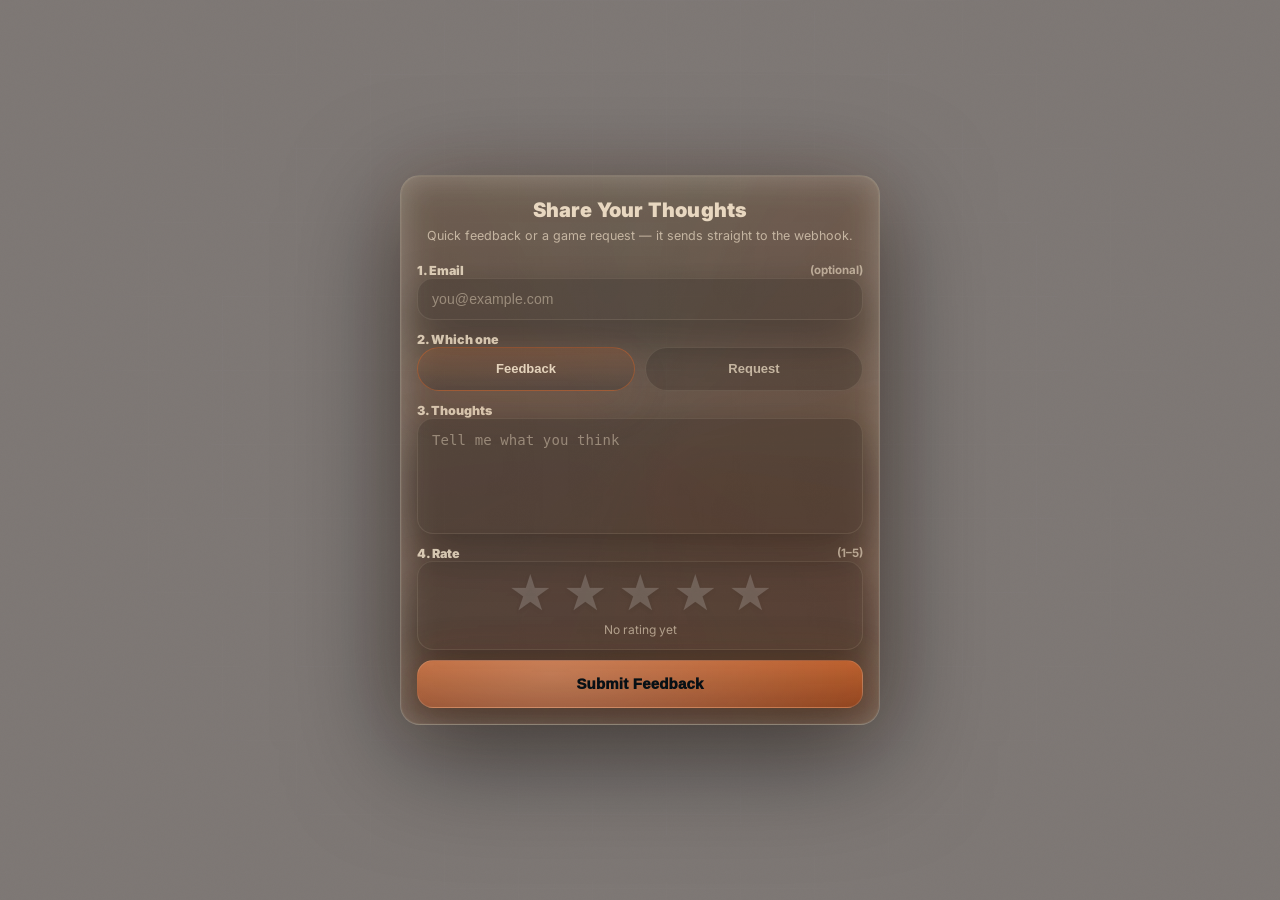
<file: app/feedback.html>
<!DOCTYPE html>
<html lang="en">
<head>
<meta charset="utf-8" />
<title>Rat Games Feedback</title>
<meta name="viewport" content="width=device-width,initial-scale=1" />
<link rel="preconnect" href="https://fonts.googleapis.com">
<link rel="preconnect" href="https://fonts.gstatic.com" crossorigin>
<link href="https://fonts.googleapis.com/css2?family=Inter:wght@400;600;700;800;900&display=swap" rel="stylesheet">

<style>
  :root{
    --bg0:#1a1008;
    --bg1:#1a0e05;
    --bg2:#2b1a0e;

    --panel: rgba(255,235,200,0.10);
    --panel2: rgba(255,235,200,0.06);
    --stroke: rgba(255,235,200,0.16);
    --stroke2: rgba(255,235,200,0.10);

    --text: rgba(240,224,200,0.92);
    --muted: rgba(240,224,200,0.68);

    --input: rgba(0,0,0,0.22);
    --input2: rgba(255,235,200,0.06);

    --accent:#c0622f;
    --accentSoft: rgba(192,98,47,0.18);

    --star-yellow:#ffcc66;

    --ease: cubic-bezier(.18,.98,.22,1);
    --speed: 220ms;

    --mx: 50vw;
    --my: 50vh;
  }

  *{box-sizing:border-box}
  html,body{height:100%}
  body{
    margin:0;
    font-family: Inter, system-ui, Arial, sans-serif;
    color: var(--text);
    overflow:hidden;
    background: transparent;
    position:relative;
  }

  /* Warm overlay */
  body::before{
    content:'';
    position:fixed;
    inset:0;
    background:rgba(20,10,4,0.55);
    z-index:0;
    pointer-events:none;
  }

  .grid{
    position:fixed; inset:0; pointer-events:none;
    opacity:.20;
    background:
      repeating-linear-gradient(to right, rgba(255,255,255,.10) 0px, rgba(255,255,255,.10) 1px, transparent 1px, transparent 74px),
      repeating-linear-gradient(to bottom, rgba(255,255,255,.10) 0px, rgba(255,255,255,.10) 1px, transparent 1px, transparent 74px);
    mask-image: radial-gradient(circle at 50% 45%, rgba(0,0,0,.92), rgba(0,0,0,.35) 55%, rgba(0,0,0,0) 78%);
    z-index:1;
  }

  .grain{
    position:fixed; inset:0; pointer-events:none;
    opacity:.10;
    mix-blend-mode: overlay;
    background-image: url("data:image/svg+xml,%3Csvg xmlns='http://www.w3.org/2000/svg' width='240' height='240'%3E%3Cfilter id='n'%3E%3CfeTurbulence type='fractalNoise' baseFrequency='.9' numOctaves='3' stitchTiles='stitch'/%3E%3C/filter%3E%3Crect width='240' height='240' filter='url(%23n)' opacity='.55'/%3E%3C/svg%3E");
    background-size: 240px 240px;
    z-index:1;
  }

  .wrap{
    min-height:100%;
    display:flex;
    align-items:center;
    justify-content:center;
    padding: 18px;
    position:relative;
    z-index:2;
  }

  .panel{
    width:100%;
    max-width: 480px;
    border-radius: 20px;
    padding: 16px;
    border: 1px solid var(--stroke);
    background: linear-gradient(180deg, rgba(255,235,200,0.14), rgba(255,235,200,0.07));
    box-shadow:
      0 28px 110px rgba(0,0,0,0.55),
      0 0 0 1px rgba(255,235,200,0.06) inset,
      0 0 70px rgba(192,98,47,0.12);
    backdrop-filter: blur(18px) saturate(150%);
    -webkit-backdrop-filter: blur(18px) saturate(150%);
    transform: translateY(10px) scale(.98);
    opacity: 0;
    filter: blur(10px);
    animation: popIn 680ms var(--ease) forwards 70ms;
    position:relative;
    overflow:hidden;
  }
  .panel::before{
    content:"";
    position:absolute; inset:-60%;
    background: conic-gradient(from 120deg,
      rgba(192,98,47,0.30),
      rgba(220,130,80,0.18),
      rgba(255,235,200,0.14),
      rgba(192,98,47,0.30)
    );
    filter: blur(30px);
    opacity:.55;
    pointer-events:none;
  }
  .panelInner{ position:relative; z-index:2; }

  @keyframes popIn{
    to{ opacity:1; transform: translateY(0) scale(1); filter: blur(0); }
  }

  .header{
    display:flex;
    flex-direction:column;
    gap: 6px;
    text-align:center;
    padding: 6px 6px 10px;
  }
  h2{
    margin:0;
    font-size: 20px;
    letter-spacing: .2px;
    font-weight: 900;
    color: rgba(240,224,200,0.94);
  }
  .sub{
    margin:0;
    font-size: 12.5px;
    color: var(--muted);
    line-height: 1.35;
  }

  .form{
    display:flex;
    flex-direction:column;
    gap: 10px;
    padding-top: 6px;
  }

  label{
    display:flex;
    align-items:center;
    justify-content:space-between;
    gap: 10px;
    font-size: 12.5px;
    font-weight: 900;
    color: rgba(240,224,200,0.84);
    margin-top: 2px;
  }
  label small{
    font-weight: 700;
    font-size: 11.5px;
    color: rgba(240,224,200,0.62);
  }

  .field{
    border-radius: 16px;
    border: 1px solid var(--stroke2);
    background: rgba(0,0,0,0.18);
    box-shadow: 0 18px 46px rgba(0,0,0,0.35);
    overflow:hidden;
    transition: transform var(--speed) var(--ease), border-color var(--speed) var(--ease), background var(--speed) var(--ease), box-shadow var(--speed) var(--ease);
  }
  .field:focus-within{
    transform: translateY(-2px);
    border-color: rgba(192,98,47,0.45);
    background: rgba(0,0,0,0.12);
    box-shadow: 0 22px 56px rgba(0,0,0,0.44);
  }

  input[type="email"], textarea{
    width:100%;
    padding: 12px 14px;
    border: 0;
    outline: none;
    background: transparent;
    color: rgba(240,224,200,0.92);
    font-size: 14px;
    letter-spacing: .1px;
  }
  input::placeholder, textarea::placeholder{ color: rgba(240,224,200,0.45); }
  textarea{ height: 110px; resize:none; line-height: 1.35; }

  .types{ display:flex; gap: 10px; }
  .tbtn{
    flex:1;
    height: 44px;
    border-radius: 999px;
    border: 1px solid var(--stroke2);
    background: rgba(0,0,0,0.14);
    color: rgba(240,224,200,0.72);
    cursor:pointer;
    font-weight: 900;
    font-size: 13px;
    transition: transform var(--speed) var(--ease), border-color var(--speed) var(--ease), background var(--speed) var(--ease), box-shadow var(--speed) var(--ease);
    user-select:none;
    position:relative;
    overflow:hidden;
  }
  .tbtn::before{
    content:"";
    position:absolute; inset:-60%;
    background:
      radial-gradient(520px 260px at 30% 30%, rgba(192,98,47,0.22), transparent 60%),
      radial-gradient(520px 260px at 70% 70%, rgba(220,130,80,0.16), transparent 60%);
    filter: blur(18px);
    opacity: 0;
    transition: opacity var(--speed) var(--ease);
    pointer-events:none;
  }
  .tbtn:hover{ transform: translateY(-2px); box-shadow: 0 14px 34px rgba(0,0,0,0.32); }
  .tbtn:hover::before{ opacity: .65; }

  .tbtn.active{
    background: linear-gradient(180deg, rgba(192,98,47,0.22), rgba(0,0,0,0.14));
    border-color: rgba(192,98,47,0.55);
    color: rgba(240,224,200,0.92);
    box-shadow: 0 16px 42px rgba(192,98,47,0.12);
  }

  .starsWrap{
    border-radius: 16px;
    border: 1px solid var(--stroke2);
    background: rgba(0,0,0,0.14);
    padding: 10px 10px 12px;
    box-shadow: 0 18px 46px rgba(0,0,0,0.35);
    transition: transform var(--speed) var(--ease), border-color var(--speed) var(--ease), box-shadow var(--speed) var(--ease);
  }
  .starsWrap:hover{
    transform: translateY(-2px);
    border-color: rgba(192,98,47,0.36);
    box-shadow: 0 22px 56px rgba(0,0,0,0.44);
  }
  .stars{
    display:flex;
    justify-content:center;
    gap: 10px;
    font-size: 44px;
    cursor:pointer;
    user-select:none;
  }
  .star{
    color: rgba(255,255,255,0.18);
    transition: transform 140ms var(--ease), color 140ms var(--ease), text-shadow 140ms var(--ease), filter 140ms var(--ease);
    line-height: 1;
    display:inline-block;
    filter: drop-shadow(0 2px 2px rgba(0,0,0,0.35));
  }
  .star:hover{ transform: scale(1.14) rotate(-2deg); text-shadow: 0 0 12px rgba(192,98,47,0.22); }
  .star.selected{
    color: var(--star-yellow);
    text-shadow: 0 0 16px rgba(255,204,102,0.38);
    transform: scale(1.06);
  }
  .ratingHint{
    text-align:center;
    font-size: 12px;
    color: rgba(240,224,200,0.62);
    margin-top: 6px;
  }

  .submit{
    width:100%;
    height: 48px;
    border-radius: 16px;
    border: 1px solid rgba(255,255,255,0.12);
    cursor:pointer;
    font-weight: 950;
    letter-spacing: .2px;
    font-size: 15px;
    color: rgba(0,12,20,0.96);
    background:
      radial-gradient(520px 240px at 30% 30%, rgba(255,255,255,0.20), transparent 60%),
      linear-gradient(180deg, rgba(192,98,47,0.98), rgba(150,70,30,0.92));
    box-shadow:
      0 22px 60px rgba(0,0,0,0.40),
      0 0 42px rgba(192,98,47,0.20);
    transition: transform var(--speed) var(--ease), box-shadow var(--speed) var(--ease), filter var(--speed) var(--ease);
    user-select:none;
    position:relative;
    overflow:hidden;
  }
  .submit::after{
    content:"";
    position:absolute; inset:0;
    background: linear-gradient(90deg, transparent, rgba(255,255,255,0.22), transparent);
    transform: translateX(-120%);
    transition: transform 520ms var(--ease);
    pointer-events:none;
  }
  .submit:hover{
    transform: translateY(-2px) scale(1.01);
    filter: saturate(1.05);
    box-shadow:
      0 28px 74px rgba(0,0,0,0.48),
      0 0 52px rgba(192,98,47,0.24);
  }
  .submit:hover::after{ transform: translateX(120%); }
  .submit:active{ transform: translateY(0) scale(.99); }
  .submit[disabled]{ opacity:.65; cursor:not-allowed; filter: grayscale(.2); }

  .done{
    display:none;
    text-align:center;
    padding: 34px 12px 28px;
  }
  .done strong{
    display:block;
    font-size: 20px;
    color: rgba(240,224,200,0.94);
    margin-bottom: 8px;
  }
  .done span{
    display:block;
    color: rgba(240,224,200,0.68);
    font-size: 13px;
    line-height: 1.4;
    margin-bottom: 14px;
  }
  .doneBtn{
    height: 44px;
    padding: 0 14px;
    border-radius: 14px;
    border: 1px solid var(--stroke2);
    background: rgba(0,0,0,0.14);
    color: rgba(240,224,200,0.92);
    cursor:pointer;
    font-weight: 900;
    transition: transform var(--speed) var(--ease), border-color var(--speed) var(--ease), background var(--speed) var(--ease), box-shadow var(--speed) var(--ease);
  }
  .doneBtn:hover{
    transform: translateY(-2px) rotate(-1deg);
    border-color: rgba(192,98,47,0.40);
    background: rgba(0,0,0,0.10);
    box-shadow: 0 14px 36px rgba(0,0,0,0.36);
  }

  @media (max-width:420px){
    .panel{ padding: 12px; border-radius: 18px; }
    .stars{ font-size: 38px; gap: 8px; }
  }
</style>
</head>

<body>
  <div class="grid"></div>
  <div class="grain"></div>

  <div class="wrap">
    <div class="panel" id="panel">
      <div class="panelInner">
        <div class="header">
          <h2>Share Your Thoughts</h2>
          <p class="sub">Quick feedback or a game request — it sends straight to the webhook.</p>
        </div>

        <div class="form" id="form">
          <div>
            <label for="email">1. Email <small>(optional)</small></label>
            <div class="field">
              <input id="email" type="email" placeholder="you@example.com" autocomplete="email" />
            </div>
          </div>

          <div>
            <label>2. Which one</label>
            <div class="types" role="tablist" aria-label="Type selector">
              <button class="tbtn active" data-type="Feedback" type="button">Feedback</button>
              <button class="tbtn" data-type="Request Game" type="button">Request</button>
            </div>
          </div>

          <div>
            <label for="message">3. Thoughts</label>
            <div class="field">
              <textarea id="message" placeholder="Tell me what you think"></textarea>
            </div>
          </div>

          <div>
            <label>4. Rate <small>(1–5)</small></label>
            <div class="starsWrap">
              <div class="stars" id="stars" role="radiogroup" aria-label="Rate 1 to 5">
                <span class="star" role="radio" aria-checked="false" tabindex="0" data-value="1">★</span>
                <span class="star" role="radio" aria-checked="false" tabindex="0" data-value="2">★</span>
                <span class="star" role="radio" aria-checked="false" tabindex="0" data-value="3">★</span>
                <span class="star" role="radio" aria-checked="false" tabindex="0" data-value="4">★</span>
                <span class="star" role="radio" aria-checked="false" tabindex="0" data-value="5">★</span>
              </div>
              <div class="ratingHint" id="ratingHint">No rating yet</div>
            </div>
          </div>

          <button class="submit" id="submitBtn">Submit Feedback</button>
        </div>

        <div class="done" id="done">
          <strong>We got your request.</strong>
          <span>Thanks — it's been sent. You can submit another one if you want.</span>
          <button class="doneBtn" id="againBtn" type="button">Send another</button>
        </div>
      </div>
    </div>
  </div>

<script>

  const root = document.documentElement;
  let raf = 0, nx = innerWidth/2, ny = innerHeight/2;
  function schedule(){
    if (raf) return;
    raf = requestAnimationFrame(()=>{
      raf = 0;
      root.style.setProperty("--mx", nx + "px");
      root.style.setProperty("--my", ny + "px");
    });
  }
  addEventListener("mousemove", (e)=>{ nx=e.clientX; ny=e.clientY; schedule(); }, {passive:true});
  addEventListener("touchmove", (e)=>{ nx=e.touches[0].clientX; ny=e.touches[0].clientY; schedule(); }, {passive:true});

  const emailEl = document.getElementById('email');
  const msgEl = document.getElementById('message');
  const tbtns = Array.from(document.querySelectorAll('.tbtn'));
  const stars = Array.from(document.querySelectorAll('.star'));
  const submitBtn = document.getElementById('submitBtn');
  const form = document.getElementById('form');
  const done = document.getElementById('done');
  const againBtn = document.getElementById('againBtn');
  const ratingHint = document.getElementById('ratingHint');

  let selectedType = 'Feedback';
  tbtns.forEach(btn => {
    btn.addEventListener('click', () => {
      tbtns.forEach(b=>b.classList.remove('active'));
      btn.classList.add('active');
      selectedType = btn.dataset.type || 'Feedback';
      submitBtn.textContent = selectedType === "Request Game" ? "Submit Request" : "Submit Feedback";
    });
  });

  let rating = 0;

  function paintStars(v){
    stars.forEach(x => {
      const on = Number(x.dataset.value) <= v;
      x.classList.toggle('selected', on);
      x.setAttribute("aria-checked", on ? "true" : "false");
    });
  }
  function setRating(v){
    rating = v;
    paintStars(rating);
    ratingHint.textContent = rating ? (rating === 1 ? "1 star" : `${rating} stars`) : "No rating yet";
  }

  stars.forEach(s => {
    const v = Number(s.dataset.value);
    s.addEventListener('click', () => setRating(v));
    s.addEventListener('mouseover', () => paintStars(v));
    s.addEventListener('mouseout', () => paintStars(rating));
    s.addEventListener('keydown', (e)=>{
      if (e.key === "Enter" || e.key === " ") { e.preventDefault(); setRating(v); }
      if (e.key === "ArrowRight" || e.key === "ArrowUp") { e.preventDefault(); setRating(Math.min(5, rating+1 || 1)); stars[(rating-1)].focus(); }
      if (e.key === "ArrowLeft" || e.key === "ArrowDown") { e.preventDefault(); setRating(Math.max(1, rating-1 || 1)); stars[(rating-1)].focus(); }
      if (e.key === "Escape") { e.preventDefault(); setRating(0); }
    });
  });

  const WEBHOOK = "https://discord.com/api/webhooks/1448520446344695808/ptGc1DTCUXAa08yV0wvpnkllo4oGIT7W2vKPnRyEJKlPZrU1fiHI76Du5mGXlens_9ec";

  function lockForm(lock){
    submitBtn.disabled = lock;
    submitBtn.textContent = lock ? "Sending..." : (selectedType === "Request Game" ? "Submit Request" : "Submit Feedback");
    [emailEl, msgEl, ...tbtns, ...stars].forEach(el => {
      if (!el) return;
      el.style.pointerEvents = lock ? "none" : "";
      el.style.opacity = lock ? "0.88" : "";
    });
  }

  async function send(){
    const email = (emailEl.value || "").trim();
    const message = (msgEl.value || "").trim();

    const payload = {
      content: "**New Website Feedback**",
      embeds: [{
        title: selectedType,
        color: 1084165,
        fields: [
          { name: "Email", value: email || "No email provided" },
          { name: "Message", value: message || "No message" },
          { name: "Rating", value: rating ? `${rating} / 5` : "No rating" }
        ]
      }]
    };

    lockForm(true);

    try{
      await fetch(WEBHOOK, {
        method: "POST",
        headers: {"Content-Type":"application/json"},
        body: JSON.stringify(payload)
      });
    }catch(e){

    }finally{
      form.style.display = "none";
      done.style.display = "block";
      lockForm(false);
    }
  }

  submitBtn.addEventListener('click', send);

  againBtn.addEventListener('click', ()=>{
    emailEl.value = "";
    msgEl.value = "";

    tbtns.forEach(b=>b.classList.remove('active'));
    tbtns[0].classList.add('active');
    selectedType = "Feedback";
    submitBtn.textContent = "Submit Feedback";

    setRating(0);

    done.style.display = "none";
    form.style.display = "flex";
    emailEl.focus();
  });

  setRating(0);
</script>
</body>
</html>
</file>
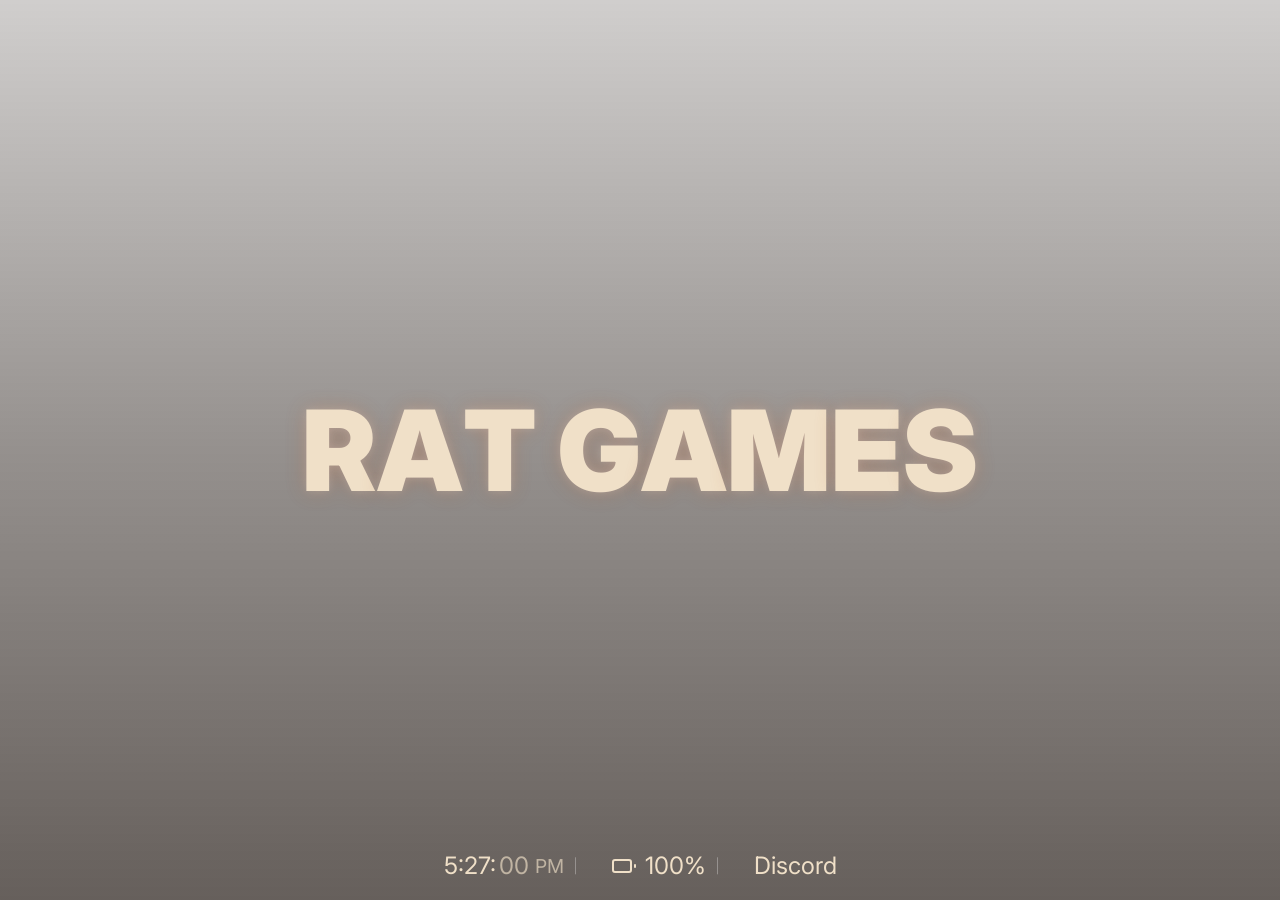
<file: app/home.html>
<!DOCTYPE html>
<html lang="en">
<head>
<meta charset="utf-8" />
<link rel="stylesheet" href="https://fonts.googleapis.com/css2?family=Inter:wght@100..900&display=swap">
<meta name="viewport" content="width=device-width,initial-scale=1" />
<title>Rat Games</title>
<style>
  :root {
    --accent-color: #c0622f;
    --bg-dark: #1a1008;
    --glass-bg: rgba(255,235,200,0.05);
    --glass-border: rgba(255,235,200,0.12);
  }

  /* Reset */
  * { margin:0; padding:0; box-sizing:border-box; font-family: Inter, system-ui, -apple-system, "Segoe UI", Roboto, Arial, sans-serif; }

  body{
    height:100vh;
    background: transparent;
    display:flex;
    justify-content:center;
    align-items:center;
    color:#f0e0c8;
    overflow:hidden;
    position:relative;
  }

  .bold {
    font-weight: 900;
  }

  /* Warm overlay — lighter at top so rat GIF shows through */
  body::before{
    position: fixed;
    inset: 0;
    background: linear-gradient(
      to bottom,
      rgba(20,10,4,0.20) 0%,
      rgba(20,10,4,0.45) 50%,
      rgba(20,10,4,0.65) 100%
    );
    z-index: 0;
    pointer-events: none;
    content: '';
  }

  /* Title */
  h1{
    font-size:7rem;
    font-weight:700;
    text-align:center;
    z-index:1;
    position:relative;
    text-shadow:0 0 10px rgba(255,255,255,0.2),0 0 20px rgba(192,98,47,0.3);
  }

.wave span {
  display: inline-block;
  animation: wave 3.5s ease-in-out infinite;
}

@keyframes wave {
  0%   { transform: translateY(0); }
  50%  { transform: translateY(-15px); }
  100% { transform: translateY(0); }
}

  /* Footer */
  footer{
    position:absolute;
    bottom:20px;
    display:flex;
    gap:30px;
    font-size:1.5rem;
    align-items:center;
    z-index:1;
    flex-wrap:wrap;
    justify-content:center;
  }

  footer span{
    display:flex;
    align-items:center;
    position:relative;
    padding:0 6px;
  }

  /* Even spacing */
  footer span:nth-child(1){ padding-right:6px; }  /* time -> first divider */
  footer span:nth-child(2){ padding-left:6px; padding-right:6px; } /* battery */
  footer span:nth-child(3){ padding-left:6px; } /* discord left side */

  /* Only add divider lines between top-level footer items */
  footer > span:not(:last-child)::after{
    content:'';
    position:absolute;
    right:0;
    top:50%;
    transform:translateY(-50%);
    width:1px;
    height:60%;
    background:rgba(255,255,255,0.3);
  }

  a{ color:#f0e0c8; text-decoration:none }
  a:hover{ text-decoration:underline }

  /* Clock */
  #time{ display:flex; align-items:center; gap:2px; }
  .seconds{ color:rgba(240,224,200,0.65); font-weight:400; margin-left:-5px; }
  .ampm{ color:rgba(240,224,200,0.65); font-size:0.8em; margin-left:-8px; }

  /* Battery */
  .battery{ display:flex; align-items:center; gap:3px; }
  .battery svg{ width:24px; height:24px; stroke:#f0e0c8; }

  @media (max-width:600px){
    footer{ flex-direction:column; gap:12px; bottom:10px; font-size:1.1rem }
    footer span:not(:last-child)::after{ display:none }
    h1{ font-size:4rem }
  }
</style>
</head>
<body>
  <h1 id="wave-title" class="bold">RAT GAMES</h1>

  <footer>
    <span id="time">--:<span class="seconds">--</span><span class="ampm">--</span></span>

    <span class="battery">
      <svg viewBox="0 0 24 24" fill="none" stroke="currentColor" stroke-width="2" stroke-linecap="round" stroke-linejoin="round" aria-hidden="true">
        <rect x="1" y="6" width="18" height="12" rx="2" ry="2"></rect>
        <line x1="23" y1="13" x2="23" y2="11"></line>
      </svg>
      <span id="battery-text">--%</span>
    </span>

    <span><a href="https://discord.gg/6Sp3DJMvCU" target="_blank" rel="noopener">Discord</a></span>
  </footer>

<script>
  // Clock with 12-hour format and AM/PM
  function updateTime(){
    const now = new Date();
    let hh = now.getHours();
    const ampm = hh >= 12 ? 'PM' : 'AM';
    hh = hh % 12 || 12; // convert 0 -> 12
    const mm = String(now.getMinutes()).padStart(2,'0');
    const ss = String(now.getSeconds()).padStart(2,'0');
    document.getElementById('time').innerHTML = `${hh}:${mm}:<span class="seconds">${ss}</span><span class="ampm">${ampm}</span>`;
  }
  setInterval(updateTime,1000);
  updateTime();

  // Battery percentage
  const batteryText = document.getElementById('battery-text');
  if (navigator.getBattery){
    navigator.getBattery().then(b => {
      function upd(){ batteryText.textContent = `${Math.round(b.level*100)}%`; }
      b.addEventListener('levelchange', upd);
      b.addEventListener('chargingchange', upd);
      upd();
    });
  } else { batteryText.textContent='N/A'; }

const title = document.getElementById("wave-title");
  const text = title.textContent;
  title.textContent = "";

  [...text].forEach((char, i) => {
    const span = document.createElement("span");
    span.textContent = char === " " ? "\u00A0" : char;
    span.style.animationDelay = `${i * 0.12}s`;
    title.appendChild(span);
  });

  title.classList.add("wave");
</script>
</body>
</html>
</file>
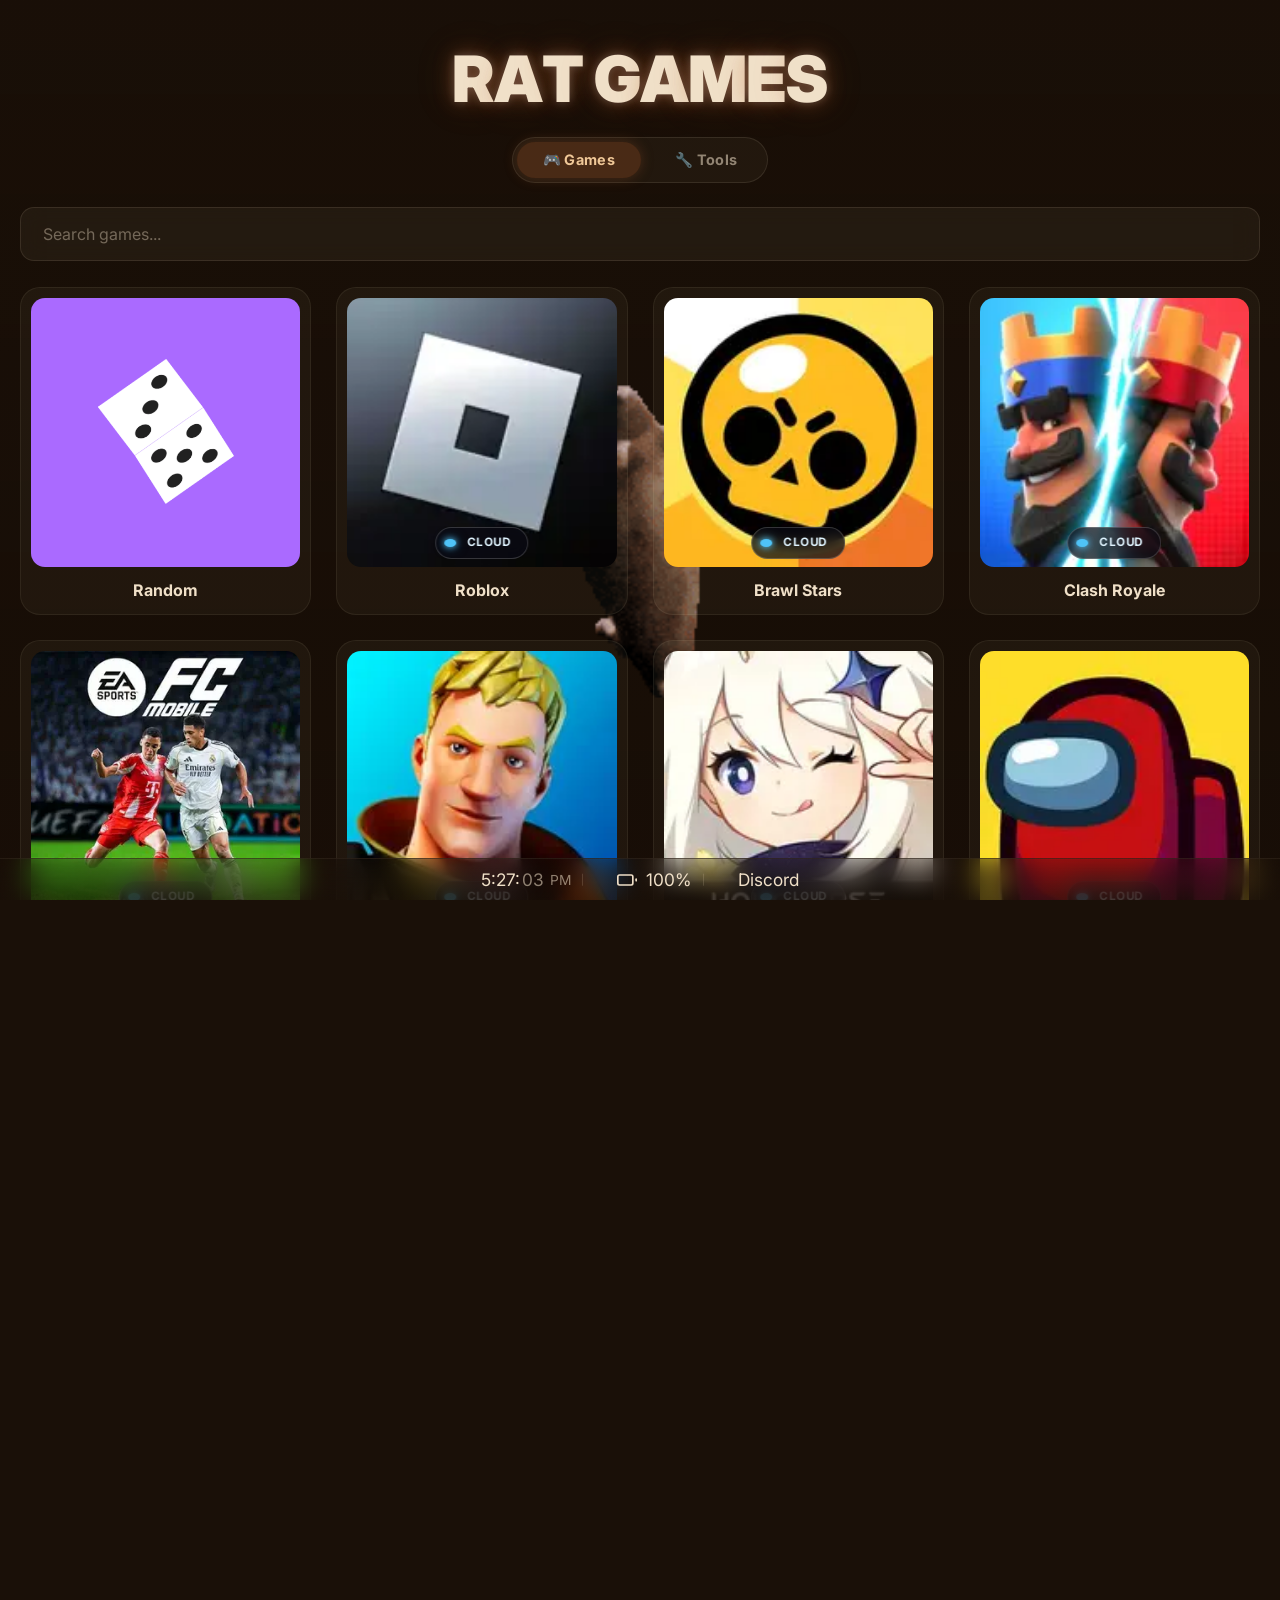
<file: app/play.html>
<!DOCTYPE html>
<html lang="en">
<head>
<meta charset="utf-8" />
<link rel="stylesheet" href="https://fonts.googleapis.com/css2?family=Inter:wght@100..900&display=swap">
<meta name="viewport" content="width=device-width, initial-scale=1" />
<title>Rat Games</title>
<style>
  :root {
    --accent-color: #c0622f;
    --bg-dark: #1a1008;
    --glass-bg: rgba(255,235,200,0.05);
    --glass-border: rgba(255,235,200,0.12);
  }

  * { margin:0; padding:0; box-sizing:border-box; font-family: Inter, system-ui, -apple-system, "Segoe UI", Roboto, Arial, sans-serif; }
  html { overflow: hidden; background: #1a1008; }
  html, body { height: 100%; }

  body {
    height: 100%;
    overflow-y: auto;
    overflow-x: hidden;
    max-width: 100%;
    background: transparent;
    display: flex;
    flex-direction: column;
    align-items: center;
    color: #f0e0c8;
    position: relative;
    padding: 40px 20px 110px;
  }

  /* Warm overlay */
  body::before {
    content: '';
    position: fixed;
    inset: 0;
    background: linear-gradient(
      to bottom,
      rgba(20,10,4,0.10) 0%,
      rgba(20,10,4,0.20) 40%,
      rgba(20,10,4,0.35) 100%
    );
    z-index: 2;
    pointer-events: none;
  }

  h1 {
    font-size: 4rem;
    font-weight: 900;
    text-align: center;
    z-index: 4;
    position: relative;
    text-shadow: 0 0 10px rgba(255,255,255,0.2), 0 0 20px rgba(192,98,47,0.4), 0 0 40px rgba(192,98,47,0.2);
    margin-bottom: 20px;
    max-width: 95%;
    word-break: break-word;
    letter-spacing: -1px;
  }

  .wave span {
    display: inline-block;
    animation: wave 3.5s ease-in-out infinite;
  }
  @keyframes wave {
    0%   { transform: translateY(0); }
    50%  { transform: translateY(-12px); }
    100% { transform: translateY(0); }
  }

  /* Mode toggle */
  #mode-toggle {
    display: flex;
    gap: 8px;
    z-index: 4;
    position: relative;
    margin-bottom: 24px;
    background: rgba(255,235,200,0.04);
    border: 1px solid rgba(255,235,200,0.10);
    border-radius: 50px;
    padding: 4px;
  }
  .mode-btn {
    padding: 9px 26px;
    border-radius: 50px;
    border: none;
    background: transparent;
    color: rgba(240,224,200,0.55);
    font-size: 0.9rem;
    font-weight: 700;
    cursor: pointer;
    transition: all 0.2s ease;
    font-family: inherit;
    letter-spacing: 0.3px;
  }
  .mode-btn:hover {
    color: rgba(240,224,200,0.85);
    background: rgba(255,235,200,0.06);
  }
  .mode-btn.active {
    background: rgba(192,98,47,0.25);
    color: #f0c898;
    box-shadow: 0 0 14px rgba(192,98,47,0.25);
  }

  /* Search */
  #search-container {
    width: 100%;
    max-width: 1400px;
    margin-bottom: 26px;
    z-index: 4;
    position: relative;
  }
  #search {
    width: 100%;
    padding: 16px 22px;
    border-radius: 14px;
    border: 1px solid rgba(255,235,200,0.10);
    font-size: 1rem;
    outline: none;
    background: rgba(255,235,200,0.05);
    color: #f0e0c8;
    backdrop-filter: blur(10px);
    transition: border-color 0.2s;
  }
  #search:focus { border-color: rgba(192,98,47,0.4); }
  #search::placeholder { color: rgba(240,224,200,0.4); }

  /* Grid */
  .game-grid {
    display: grid;
    grid-template-columns: repeat(auto-fill, minmax(260px, 1fr));
    gap: 25px;
    max-width: 1400px;
    width: 100%;
    z-index: 4;
    position: relative;
    align-items: start;
  }
  .game-card {
    background: rgba(255,235,200,0.04);
    border: 1px solid rgba(255,235,200,0.07);
    border-radius: 20px;
    overflow: hidden;
    cursor: pointer;
    transition: transform 0.25s ease, box-shadow 0.25s ease, background 0.25s ease;
    display: flex;
    flex-direction: column;
    align-items: center;
    text-align: center;
    padding: 10px;
  }
  .game-card:hover {
    transform: translateY(-8px);
    box-shadow: 0 12px 36px rgba(192,98,47,0.35);
    background: rgba(255,235,200,0.08);
    border-color: rgba(192,98,47,0.25);
  }

  /* Image wrapper — needed so the badge can overlay the image */
  .game-card .img-wrap {
    position: relative;
    width: 100%;
    margin-bottom: 10px;
  }
  .game-card img {
    width: 100%;
    aspect-ratio: 1 / 1;
    object-fit: cover;
    border-radius: 14px;
    display: block;
  }

  /* Cloud badge */
  .cloud-badge {
    position: absolute;
    bottom: 8px;
    left: 50%;
    transform: translateX(-50%);
    display: inline-flex;
    align-items: center;
    gap: 5px;
    background: rgba(10, 10, 20, 0.72);
    backdrop-filter: blur(8px);
    -webkit-backdrop-filter: blur(8px);
    border: 1px solid rgba(255,255,255,0.18);
    border-radius: 999px;
    padding: 4px 11px 4px 8px;
    white-space: nowrap;
    pointer-events: none;
  }
  .cloud-badge .dot {
    display: inline-block;
    width: 8px;
    height: 8px;
    border-radius: 50%;
    background: #4fc3f7;
    box-shadow: 0 0 6px #4fc3f7, 0 0 12px rgba(79,195,247,0.5);
    flex: none;
  }
  .cloud-badge .label {
    font-size: 0.72rem;
    font-weight: 700;
    color: #e0f4ff;
    letter-spacing: 0.5px;
    text-transform: uppercase;
  }

  .game-card span {
    font-weight: 700;
    color: #f0e0c8;
    font-size: 1rem;
    padding: 4px 6px;
    line-height: 1.2;
    white-space: nowrap;
    text-overflow: ellipsis;
    overflow: hidden;
    max-width: 100%;
  }

  /* Footer */
  footer {
    position: fixed;
    bottom: 0; left: 0;
    width: 100%;
    display: flex;
    gap: 28px;
    font-size: 1.08rem;
    align-items: center;
    justify-content: center;
    z-index: 50;
    backdrop-filter: blur(14px);
    background: linear-gradient(to top, rgba(26,16,8,0.7), rgba(26,16,8,0.3));
    padding: 10px 8px;
    border-top: 1px solid rgba(255,235,200,0.06);
  }
  footer span { display: flex; align-items: center; position: relative; padding: 0 6px; }
  footer > span:not(:last-child)::after {
    content: '';
    position: absolute; right: 0; top: 50%;
    transform: translateY(-50%);
    width: 1px; height: 60%;
    background: rgba(255,235,200,0.15);
  }
  .seconds { color: rgba(240,224,200,0.55); font-weight: 400; margin-left: -4px; }
  .ampm    { color: rgba(240,224,200,0.55); font-size: 0.8em; margin-left: -6px; }
  .battery { display: flex; align-items: center; gap: 3px; }
  .battery svg { stroke: #f0e0c8; }
  a { color: #f0e0c8; text-decoration: none; }
  a:hover { text-decoration: underline; }

  /* Responsive */
  @media (max-width: 999px) {
    .game-grid { grid-template-columns: repeat(auto-fill, minmax(200px,1fr)); gap: 18px; }
  }
  @media (max-width: 699px) {
    .game-grid { grid-template-columns: repeat(auto-fill, minmax(155px,1fr)); gap: 14px; }
    h1 { font-size: 2.8rem; }
  }
  @media (max-width: 419px) {
    .game-grid { grid-template-columns: repeat(2,1fr); gap: 10px; }
    h1 { font-size: 2rem; }
    footer { flex-direction: row; flex-wrap: wrap; justify-content: center; }
  }

  body::-webkit-scrollbar { width: 8px; }
  body::-webkit-scrollbar-track { background: transparent; }
  body::-webkit-scrollbar-thumb { background: rgba(192,98,47,0.2); border-radius: 8px; }

  /* Rat GIF — fixed, above the dark overlay, below all content */
  #bg-rat {
    position: fixed;
    top: 50%;
    left: 50%;
    transform: translate(-50%, -50%);
    height: 55%;
    width: auto;
    z-index: 3;
    pointer-events: none;
    opacity: 1;
  }
</style>
</head>
<body>

  <img id="bg-rat" src="../media/bg.gif" alt="" aria-hidden="true">

  <h1 id="page-title" class="bold">Rat Games</h1>

  <div id="mode-toggle">
    <button id="btn-games" class="mode-btn active" onclick="setMode('games')">🎮 Games</button>
    <button id="btn-tools" class="mode-btn" onclick="setMode('tools')">🔧 Tools</button>
  </div>

  <div id="search-container">
    <input type="text" id="search" placeholder="Search games...">
  </div>

  <div class="game-grid" id="game-grid" aria-live="polite"></div>

  <footer>
    <span id="time">--:<span class="seconds">--</span><span class="ampm">--</span></span>
    <span class="battery">
      <svg viewBox="0 0 24 24" fill="none" stroke="currentColor" stroke-width="2" stroke-linecap="round" stroke-linejoin="round" width="20" height="20">
        <rect x="1" y="6" width="18" height="12" rx="2" ry="2"></rect>
        <line x1="23" y1="13" x2="23" y2="11"></line>
      </svg>
      <span id="battery-text">--%</span>
    </span>
    <span><a href="https://discord.gg/6Sp3DJMvCU" target="_blank" rel="noopener">Discord</a></span>
  </footer>

<script>
  // ── CONFIG ────────────────────────────────────────────────────────────────
  const ALWAYS_PROXY = ["Roblox 2", "Fortnite 2"];
  const PROXY_PREFIX = "https://proxy.texas-projects.xyz?";
  const useProxy = localStorage.getItem('useProxy') === 'true';

  // ── GAMES LIST ────────────────────────────────────────────────────────────
  // Format: Name, imageUrl, link
  // Add ", cloud" as a 4th field to show the cloud badge on that card.
  const rawGameList = `
Random, ../media/gameimages/random.gif, ../games/random.html
Roblox, ../media/cloudimages/icon_Roblox.webp, ../app/cloud.html?game=com.roblox.client, cloud
Brawl Stars, ../media/cloudimages/icon_BrawlStars.webp, ../app/cloud.html?game=com.supercell.brawlstars, cloud
Clash Royale, ../media/cloudimages/icon_ClashRoyale.webp, ../app/cloud.html?game=com.supercell.clashroyale, cloud
EA SPORTS FC™ Mobile Soccer, ../media/cloudimages/icon_EASPORTSFCMobileSoccer.webp, ../app/cloud.html?game=com.ea.gp.fifamobile, cloud
Fortnite, ../media/cloudimages/icon_Fortnite.webp, ../app/cloud.html?game=com.epicgames.fortnite, cloud
Genshin Impact, ../media/cloudimages/icon_GenshinImpact.webp, ../app/cloud.html?game=com.miHoYo.GenshinImpact, cloud
Among Us, ../media/cloudimages/icon_AmongUs.webp, ../app/cloud.html?game=com.innersloth.spacemafia, cloud
Madden NFL 26 Mobile Football, ../media/cloudimages/icon_MaddenNFL26MobileFootball.webp, ../app/cloud.html?game=com.ea.gp.maddennfl21mobile, cloud
Clash of Clans, ../media/cloudimages/icon_ClashofClans.webp, ../app/cloud.html?game=com.supercell.clashofclans, cloud
Geometry Dash Lite, ../media/cloudimages/icon_GeometryDashLite.webp, ../app/cloud.html?game=com.robtopx.geometryjumplite, cloud
Block Blast!, ../media/cloudimages/icon_BlockBlast.webp, ../app/cloud.html?game=com.block.juggle, cloud
Survivor.io, ../media/cloudimages/icon_Survivorio.webp, ../app/cloud.html?game=com.dxx.firenow, cloud
Minecraft Education, ../media/cloudimages/icon_MinecraftEducation.webp, ../app/cloud.html?game=com.mojang.minecraftedu, cloud
Melon Sandbox, ../media/cloudimages/icon_MelonSandbox.webp, ../app/cloud.html?game=com.studio27.MelonPlayground, cloud
Toca Boca World, ../media/cloudimages/icon_TocaBocaWorld.webp, ../app/cloud.html?game=com.tocaboca.tocalifeworld, cloud
Rocket League Sideswipe, ../media/cloudimages/icon_RocketLeagueSideswipe.webp, ../app/cloud.html?game=com.Psyonix.RL2D, cloud
PUBG MOBILE, ../media/cloudimages/icon_PUBGMOBILE.webp, ../app/cloud.html?game=com.tencent.ig, cloud
Stumble Guys, ../media/cloudimages/icon_StumbleGuys.webp, ../app/cloud.html?game=com.kitkagames.fallbuddies, cloud
Granny, ../media/cloudimages/icon_Granny.webp, ../app/cloud.html?game=com.dvloper.granny, cloud
Call of Duty®: Mobile, ../media/cloudimages/icon_CallofDutyMobile.webp, ../app/cloud.html?game=com.activision.callofduty.shooter, cloud
Zalith Launcher 2 for Minecraft, ../media/cloudimages/icon_ZalithLauncher2forMinecraft.webp, ../app/cloud.html?game=com.movtery.zalithlauncher.v2, cloud
Subway Surfers, ../media/cloudimages/icon_SubwaySurfers.webp, ../app/cloud.html?game=com.kiloo.subwaysurf, cloud
Plants vs. Zombies™, ../media/cloudimages/icon_PlantsvsZombies.webp, ../app/cloud.html?game=com.ea.game.pvzfree_row, cloud
My Singing Monsters, ../media/cloudimages/icon_MySingingMonsters.webp, ../app/cloud.html?game=com.bigbluebubble.singingmonsters.full, cloud
Fall Guys, ../media/cloudimages/icon_FallGuys.webp, ../app/cloud.html?game=com.Mediatonic.FallGuys_client, cloud
Retro Bowl, ../media/cloudimages/icon_RetroBowl.webp, ../app/cloud.html?game=com.newstargames.retrobowl, cloud
Candy Crush Saga, ../media/cloudimages/icon_CandyCrushSaga.webp, ../app/cloud.html?game=com.king.candycrushsaga, cloud
Squad Busters, ../media/cloudimages/icon_SquadBusters.webp, ../app/cloud.html?game=com.supercell.squad, cloud
Roblox 2, ../media/gameimages/roblox.png, https://nowgg.fun/apps/a/19900/b.html
Fortnite 2, ../media/gameimages/fortnite.webp, https://nowgg.fun/apps/aptoide/5874/aptoide.html?deep_link=aptoidesearch://com.epicgames.fortnite
Rat Simulator, ../media/gameimages/rat.png, https://ratcar.netlify.app/
1v1.lol, ../media/gameimages/1v1lol.png, https://1v1lol-unblocked-free.github.io/
Minecraft, ../media/gameimages/minecraft.png, https://4texas4.github.io/EaglyMC/
Clash Royale, ../media/gameimages/clash.png, https://www.friv.com/z/games/clashofvikings/index-x.html
Geometry Dash, ../media/gameimages/geometry-dash.png, https://geometrydashwave.io/game/gd/?v=5
Obby Faster, ../media/gameimages/obby-faster.png, https://4texas4.github.io/files/games/obbyfaster.html
Daddy Long Legs, ../media/gameimages/daddy-long-legs.png, https://class811.github.io/g50/daddy-long-legs/
Drive Mad, ../media/gameimages/dmad.png, https://drive-madgame.github.io/file/
Dune, ../media/gameimages/dune.jpg, ../games/dune.html
Subway Surfers, ../media/gameimages/subway-surfers.webp, https://szhong.4399.com/4399swf//upload_swf/ftp35/liuxinyu/20210324/jj01/index.html
Hill Climb Racing, ../media/gameimages/hcr.webp, ../games/hillclimbracing.html
Magic Tiles 3, ../media/gameimages/magic-tiles-3.png, ../games/magic-tiles-3.html
2048, ../media/gameimages/2048.png, https://www.hoodamath.com/mobile/games/2048-game/game.html?nocheckorient=1
9007199254740992, ../media/gameimages/9007199254740992.png, https://dmitrykuzmenko.github.io/2048/
A Dance of Fire and Ice, ../media/gameimages/adofai.png, https://www.gamenora.com/upload/games/html5/A%20Dance%20of%20Fire%20and%20Ice/
A Difficult Game About Climbing, ../media/gameimages/a-difficult-game-about-climbing.jpg, https://g.vseigru.net/10/igra-a-difficult-game-about-climbing/game.html
Among Us, ../media/gameimages/among-us.jpg, https://coolubg.github.io/coolubg-list/among-us-online-scratch/
Among Us Singleplayer, ../media/gameimages/among-us.jpg, https://kdata1.com/2020/12/3054073/
Angry Birds, ../media/gameimages/angry-birds.jpg, https://funhtml5games.com/angrybirds/index.html
Backflip Dive 3D, ../media/gameimages/backflip-dive-3D.png, https://html5.gamedistribution.com/rvvASMiM/a9d7229d3be14c0284d5281d125f27f3/index.html?gd_sdk_referrer_url=https%3A%2F%2Fgamaverse.com%2Fbackflip-dive-3d-game%2F&gd_zone_config=[base64]%253D%253D
Backflipper, ../media/gameimages/backflipper.png, https://ubg76.gitlab.io/backflipper/
Backrooms 2D, ../media/gameimages/backrooms2d.webp, https://selenite.cc/semag/2d/index.html
Backrooms 3D, ../media/gameimages/backrooms3d.webp, https://kdata1.com/2022/05/backroom16/
Bad Ice Cream 1, ../media/gameimages/bad-ice-cream.webp, https://szhong.4399.com/4399swf//upload_swf/ftp35/liuxinyu/20210128/x4/index.html
Bad Ice Cream 2, ../media/gameimages/bad-ice-cream.webp, https://szhong.4399.com/4399swf//upload_swf/ftp35/liuxinyu/20210128/x6/index.html
Bad Ice Cream 3, ../media/gameimages/bad-ice-cream.webp, https://szhong.4399.com/4399swf//upload_swf/ftp35/liuxinyu/20210128/x5/index.html
Bad Parenting, ../media/gameimages/bad-parenting.jpg, https://4texas4.github.io/files/games/Bad%20Parenting%201.html
Baldi's Basics, ../media/gameimages/baldis-basics.png, https://baldis-basics-online.github.io/file/
Ball Hop, ../media/gameimages/hop-ball.png, https://ug17.github.io/play/Ball-Hop/
Basket Random, ../media/gameimages/basketrandom.png, https://t9lat22.github.io/basket-random/
BasketBall Stars, ../media/gameimages/basketball-stars.jpg, https://basketball-stars.io/game/basketball-stars/
Bit Planes, ../media/gameimages/bit-planes.png, https://medv.io/bit-planes/
Bitlife, ../media/gameimages/bit-life.png, https://tylerpalko.github.io/gamehub/bitlife/
Blob Opera, ../media/gameimages/blob-opera.png, https://gacembed.withgoogle.com/blob-opera/#/
Block Blast, ../media/gameimages/block-blast.webp, https://reunbozdo.github.io/
Bloons Tower Defense, ../media/gameimages/bloons-tower-defense.png, https://ad-freegames.github.io/flash/game/bloons-tower-defense.html
Bloxd, ../media/gameimages/bloxd.png, https://bloxd.io/
Bloxorz, ../media/gameimages/bloxorz.png, https://ad-freegames.github.io/flash/game/bloxorz.html
Bob the robber 2, ../media/gameimages/BobTheRobber.webp, https://t9lat22.github.io/bob-the-robber-2/
Bongo Cat, ../media/gameimages/bongocat.png, https://bongo.cat/
Bonk, ../media/gameimages/bonk.png, https://multiplayer.gg/physics/
Boxing Random, ../media/gameimages/boxingrandom.png, https://soccerrandomgame.com/gg/boxing-random/
Break Stick Completely, ../media/gameimages/break-stick-completly.png, https://storage.y8.com/y8-studio/html5/Playgama/break_stick_completely/?key=y8&value=default
Car Drawing Game, ../media/gameimages/Car-Drawing-Game.png, https://slope-game.github.io/car-drawing-game/
Car Simulator Arena, ../media/gameimages/car-simulator-arena.png, https://files.vitalitygames.com/games/webgl/2017/12/13/car-simulator-arena/
Cat Tennis, ../media/gameimages/cat-tennis.jpg, https://sz-games.github.io/Games11/cat%20tennis/
Charlie The Steak, ../media/gameimages/charlie-the-steak.webp, https://charliethesteakonline.com/gg/charlie-the-steak-online/
Choir, ../media/gameimages/choir.jpeg, https://d21u3ic0kp9e91.cloudfront.net/choir/04/index.html
CircleO, ../media/gameimages/circleo.jpeg, https://g.igroutka.ru/games/164/aJQAOvjXMnFLdVPS/circloo/
Climbing Over It, ../media/gameimages/getting-over-it.jpg, https://ubg76.gitlab.io/climbing-over-it/
Cluster Rush, ../media/gameimages/cluster-rush.jpeg, https://www.yoosfuhl.com/game/clusterrush/game.html
Color Combat, ../media/gameimages/color-combat.webp, https://cbgamesdev.github.io/chilibowlflash/colorcombat.html
Color Roll 3D, ../media/gameimages/color-roll-3d.webp, https://html5.gamedistribution.com/rvvASMiM/a216492f41f74bd8ad98eb55ad097dda/index.html?gd_sdk_referrer_url=https://www.mathnook.com/fun-games-2/color-roll-3d.html&gd_zone_config=[base64]%253D%253D
Color Tunnel, ../media/gameimages/color-tunnel.webp, https://html5.gamedistribution.com/rvvASMiM/b0ade7a13a4d50bc3f65e2401b55c8/index.html?gd_sdk_referrer_url=https://colortunnel.io&gd_zone_config=[base64]%253D
Core Ball, ../media/gameimages/core-ball.png, https://bigsmacky3.github.io/games/flash48.html
Cookie Clicker, ../media/gameimages/cookie-clicker.jpg, https://orcatech2711.github.io/nano/games/cookieclicker/index.html
Crazy Cattle 3D, ../media/gameimages/crazy-cattle-3d.webp, https://rawcdn.githack.com/genizy/google-class/main/crazycattle3d/index.html
Crazy Chicken 3D, ../media/gameimages/crazy-chicken-3d.jpeg, https://html-classic.itch.zone/html/13448030/crazychicken%20web%20port/index.html
Crazy Crash 3d, ../media/gameimages/crazy-crash-3d.webp, https://4texas4.github.io/files/games/crazycrash3d.html
Crazy Kitty 3d, ../media/gameimages/crazy-kitty-3d.jpeg, https://1games.io/game/crazy-kitty-3d/
Creatur, ../media/gameimages/creatur.jpeg, https://www.creatur.io/
Cut The Rope, ../media/gameimages/cut-the-rope.png, https://cbgamesdev.github.io/chilibowlflash/ctr/index.html
Cyber Race, ../media/gameimages/cyber-race.png, https://4texas4.github.io/files/games/cybercarspunkracing.html
Dante, ../media/gameimages/dante.png, https://bidoofery.github.io/nativegames/dante/
Defend Your Nuts, ../media/gameimages/defend-your-nuts.webp, https://www.friv.com/z/games/defendyournuts/game.html
Digdig, ../media/gameimages/digdig.jpeg, https://digdig.io/
Doblox, ../media/gameimages/doblox.png, https://4texas4.github.io/files/games/DOBLOX.html
Donkey Kong, ../media/gameimages/donkey-kong.webp, https://jiwjfowhfusfdgfigiydgsifygdiyfgdi.netlify.app/games/donkeykong64/
Doodle Cricket, ../media/gameimages/doodle-cricket.jpeg, https://f3.silvergames.com/m/doodle-cricket/
Doodle Jump, ../media/gameimages/doodle-jump.webp, https://doodle-jump.co/game/doodle-jump/
Doom, ../media/gameimages/doom.jpg, https://raz0red.github.io/webprboom/
Draw Climber, ../media/gameimages/draw-climber.webp, https://unblockedgames76.gitlab.io/draw-climber/
Dreader, ../media/gameimages/dreader.webp, https://bidoofery.github.io/nativegames/dreader/
DreadHead Parkour, ../media/gameimages/dreadhead-parkour.jpeg, https://bestofgooglesites.com/games/dreadhead-parkour/index.html
Drift Boss, ../media/gameimages/drift-boss.png, https://www.hoodamath.com/mobile/games/drift-boss/game.html?nocheckorient=1
Duck Life, ../media/gameimages/duck-life.jpeg, https://narrow-one.github.io/n/duck-life/
Duck Life 2, ../media/gameimages/duck-life2.webp, https://gswitch3.github.io/g/duck-life-2-world-champion/
Duck Life 3, ../media/gameimages/duck-life-3.jpeg, https://www.hoodamath.com/mobile/games/duck-life-3-evolution/game.html?nocheckorient=1
Duck Life 4, ../media/gameimages/duck-life4.jpeg, https://htmlxm.github.io/h/duck-life-4/
Earn To Die, ../media/gameimages/Earn_to_Die.png, https://selenite.cc/semag/ern/index.html
Eggy Car, ../media/gameimages/eggy-car.webp, https://ubg98.github.io/EggyCar/
Elastic Man, ../media/gameimages/ElasticMan.webp, https://d21u3ic0kp9e91.cloudfront.net/elasticman/0/index.html
Escape Road Winter, ../media/gameimages/escaperoadwinter.png, https://azgames.io/escape-road-winter.embed
Factory Balls Forever, ../media/gameimages/factory-balls-forever.jpeg, https://tylerpalko.github.io/gamehub/factoryballsforever/
Feud, ../media/gameimages/Google_Feud.webp, https://googlefeud.com/
Fire Boy Water Girl, ../media/gameimages/fireboy&watergirl.webp, https://html5.gamedistribution.com/rvvASMiM/03f124074b0049f89fdace0cacf8ead5/index.html?gd_zone_config=[base64]
Flappy Bird, ../media/gameimages/FlappyBird.webp, https://www.hoodamath.com/mobile/games/flappy-bird/game.html
Flight, ../media/gameimages/flight.jpeg, https://games.engineering.com/PaperFlight1/index.html
Flow Lines, ../media/gameimages/flow-lines.webp, https://html5.gamedistribution.com/rvvASMiM/a7a0226fd3c349caaa3c41ca63680d3a/index.html?gd_sdk_referrer_url=https://www.y8.com/games/flow_lines&gd_zone_config=[base64]%253D&key=y8&value=default
Fluid Sim, ../media/gameimages/fluid-sim.jpeg, https://fivestarontop.pages.dev/fluidsim/
FNAF 1, ../media/gameimages/fnaf.png, https://run3.io/popgame/fnaf/fnaf1/
FNAF 2, ../media/gameimages/fnaf2.webp, https://run3.io/popgame/fnaf/fnaf2.html
FNAF 4, ../media/gameimages/fnaf4.webp, https://run3.io/popgame/fnaf/fnaf4.html
FNAF 3, ../media/gameimages/fnaf3.webp, https://run3.io/popgame/fnaf/fnaf3.html
Free Rider Jumps, ../media/gameimages/free-rider-jumps.webp, https://freeriderjumps.com/
Friday Night Funkin', ../media/gameimages/friday-night-funkin.png, https://4texas4.github.io/FNF
Fruit Basket, ../media/gameimages/fruit-basket.png, https://html5.gamedistribution.com/rvvASMiM/634a50cca48b4c0d87cedb3add5c5c81/index.html?gd_zone_config=[base64]
Fruit Ninja, ../media/gameimages/fruit-ninja.jpeg, https://emulatoros.github.io/gfile/fruitninja/
G-Switch 4 Creator, ../media/gameimages/g-switch-4.jpeg, https://www.seriusgames.com/html5/g-switch-4-1.3.32/
Go Ball, ../media/gameimages/go-ball.webp, https://t9lat22.github.io/go-ball/
Gobble, ../media/gameimages/gobble.webp, https://sz-games.github.io/Games11/Gobble/Gobble.html
Going Balls, ../media/gameimages/going-balls.webp, https://html5.gamedistribution.com/rvvASMiM/2d44a0c8ce704965b2031bcc4ae6a9a8/index.html?gd_zone_config=[base64]
Google Baseball, ../media/gameimages/google-baseball.webp, https://freeonlinegames.github.io/fourth-of-july-2019.html
Google Snake Mods, ../media/gameimages/google-snake.webp, https://googlesnakemods.com/v/current/
Granny, ../media/gameimages/granny.webp, https://1games.io/game/granny-horror/
Grow a Garden, ../media/gameimages/grow-a-garden.jpeg, https://script.google.com/macros/s/AKfycbwK_YDMKEccZyVOz_fpe66G4Je4VyFPdT10OdaKpM699Utzbq41n2m6OXqAzpX0oqrLTA/exec
GTA, ../media/gameimages/gta.png, https://cbgamesdev.github.io/chilibowlflash/GBA-gh-pages/launcher.html#gta
Happy Filled Glass, ../media/gameimages/Happy-Filled-Glass.jpg, https://www.hoodamath.com/mobile/games/happy-filled-glass/game.html?nocheckorient=1
Happy Wheels, ../media/gameimages/happy-wheels.jpeg, https://happy-wheels-online.github.io/file/
Helix Jump, ../media/gameimages/helix-jump.jpeg, https://cdn.gamesnacks.com/helixjump1/gameCode/index.html
Hextris, ../media/gameimages/hextris.webp, https://hextris.io/
Hoop Stack, ../media/gameimages/hoop-stack.webp, https://html5.gamedistribution.com/rvvASMiM/4b17dd99b4b3438680a3051a44912adb/index.html?gd_zone_config=[base64]
House Of Hazards, ../media/gameimages/house-of-hazards.jpeg, https://t9lat22.github.io/house-of-hazards/
Hypersnake, ../media/gameimages/hypersnake.jpg, https://game-cdn.ikop.xyz/uploads/game/html5/7297/
Idle Ants, ../media/gameimages/idle-ants.webp, https://szhong.4399.com/4399swf//upload_swf/ftp37/gamehwq/20211224/13/index.html
Incredibox, ../media/gameimages/incredibox.png, https://incredibox-game.io/game/incredibox-mod/
Interactive Buddy, ../media/gameimages/interactive-buddy.webp, https://cbgamesdev.github.io/chilibowlflash/ib.html
Italian Brainrot Bike Rush, ../media/gameimages/italian-brainrot-bike-rush.jpeg, https://files.twoplayergames.org/files/games/h1/italian-brainrot-bike-rush-v01f/index.html
Jelly Truck, ../media/gameimages/jelly-truck.webp, https://t9lat22.github.io/jelly-truck/
Jetpack Joy Ride, ../media/gameimages/Jetpack_Joyride.png, https://emulatoros.github.io/gfile/jetpackjoyride/
Keep Out, ../media/gameimages/keep-out.jpg, https://www.playkeepout.com/
Kour, ../media/gameimages/kour.jpeg, https://kour.io/
Kick The Teddy, ../media/gameimages/kick-the-teddy.webp, https://unblocked-games.s3.amazonaws.com/games/kick-the-teddy-bear/unblocked.html
Lay Eggs, ../media/gameimages/lay-eggs.png, https://ubg76.gitlab.io/lay-eggs/
Learn To Fly, ../media/gameimages/Learn-to-fly.webp, https://ad-freegames.github.io/flash/game/learn-to-fly.html
Level Devil, ../media/gameimages/level-devil.jpeg, https://leveldevil2.io/game/level-devil-2/
Little Alchemy, ../media/gameimages/little-alchemy.png, https://littlealchemy2.com/
lolbeans.io, ../media/gameimages/lolbeans.webp, https://lolbeans.io/
Long cat, ../media/gameimages/longcat.jpeg, https://game.enjoy4fun.com/longcat/v1/index.html
Ludo, ../media/gameimages/ludo.jpeg, https://ludoking.com/play/
Magic Cat, ../media/gameimages/magiccat.jpeg, https://html5-games.io/game/magic_cat/
Make It Meme, ../media/gameimages/make-it-meme.png, https://gnhustgames.org/makeitmeme-source/#/
Mario Kart 64, ../media/gameimages/mk64.png, https://jiwjfowhfusfdgfigiydgsifygdiyfgdi.netlify.app/games/mariokart64/
Mini Monkey Mart, ../media/gameimages/mini-monkey-mart.jpeg, https://monkey-mart.io/iframe/index.html
Monster Tracks, ../media/gameimages/monster-tracks.jpeg, https://monstertracks.github.io/file/
Monster Trucks, ../media/gameimages/monster-trucks.png, https://4texas4.github.io/files/games/monstertruck.html
Moto X3M, ../media/gameimages/motox3m.jpeg, https://motox3m.gitlab.io/game/moto-x3m/
Narrow One, ../media/gameimages/narrow-one.webp, https://narrow.one/
Neon Rider, ../media/gameimages/neon-riders.webp, https://html5.gamedistribution.com/rvvASMiM/3c48eb1a56064a83b3c2ca0acbe01bb2/index.html?gd_sdk_referrer_url=https%3A%2F%2Fwww.twoplayergames.org%2Fgame%2Fneon-rider&gd_zone_config=[base64]%253D%253D
Neon Swing, ../media/gameimages/NeonSwing.jpg, https://mazahackasgan.github.io/neon-swing/
Nut Clicker, ../media/gameimages/nutclicker.png, https://nutsimulator.github.io/index.html
Obby But Your On A Bike, ../media/gameimages/obby-but-youre-on-a-bike.webp, https://db.duck.quackprep.com/html/obby_but_youre_on_a_bike/
Obby Robby, ../media/gameimages/Obby-Robby-Only-up.webp, https://www.rapidwebapp.com/game/obbyrobby/index.html
Only Up, ../media/gameimages/onlyup.jpg, https://g.vseigru.net/10/igra-onli-ap-2/
Orange, ../media/gameimages/orange.jpeg, https://www.hoodamath.com/mobile/games/orange/game.html?nocheckorient=1
Overtake, ../media/gameimages/overtake.jpg, https://play.fancade.com/621913A1EAF5CF24?istart=1&max_h=9999999&max_w=999999
OvO, ../media/gameimages/OVO.jpeg, https://www.coolmathgames.com/sites/default/files/public_games/50208/
Pacman, ../media/gameimages/Pacman.png, https://ad-freegames.github.io/flash/game/pacman.html
Papa's Burgeria, ../media/gameimages/papas-burgeria.webp, https://t9lat22.github.io/papas-burgeria/
Paper IO, ../media/gameimages/paper-io.webp, https://paperio-2.github.io/a9/paper-io-2/
Pixel Gun 4D, ../media/gameimages/pixel-gun-4d.jpg, https://play.unity.com/api/v1/games/game/d4fc8fd5-f4eb-48e3-a64f-a76cceef7734/build/latest/frame
Plants Versus Zombies, ../media/gameimages/pvz.png, https://roblnet13.github.io/pvz/game/iframe
Pointer Pointer, ../media/gameimages/pointerpointer.jpg, https://pointerpointer.com/
Poly Track, ../media/gameimages/polytrack.webp, https://t9lat22.github.io/polytrack/
Pool, ../media/gameimages/pool.jpeg, https://www.hoodamath.com/mobile/games/8-ball-pool/game.html?nocheckorient=1
Portal, ../media/gameimages/portal.jpg, https://75kh0.github.io/projects/portalflash/index.html
Pull Pins, ../media/gameimages/pull-pins.webp, https://games.cdn.famobi.com/html5games/p/pull-pins/v220/?fg_domain=play.famobi.com&fg_aid=A-FAMOBI-COM&fg_uid=c24e5a78-927a-4b7c-a536-3452d1f57021&fg_pid=96ab9c2f-6013-4b31-96dc-ccb5c7a89329&fg_beat=955&original_ref=https%3A%2F%2Fgames.cdn.famobi.com%2F
Push Your Luck, ../media/gameimages/Push-Your-Luck.webp, https://sz-games.github.io/Games2/push-your-luck/index.html
Ragdoll Playground, ../media/gameimages/ragdoll-playground.png, https://1games.io/game/ragdoll-playground/
Red Ball 4, ../media/gameimages/red-ball-4.png, https://redball4online.github.io/file/
Re Run, ../media/gameimages/re-run.png, https://4texas4.github.io/files/games/RE_RUN.html
Resizer, ../media/gameimages/resizer.png, https://www.hoodamath.com/mobile/games/resizer/game.html?nocheckorient=1
Retro Bowl, ../media/gameimages/Retro_Bowl.png, https://game316009.konggames.com/gamez/0031/6009/live/index.html
Rise Higher, ../media/gameimages/rise-higher.jpeg, https://www.hoodamath.com/mobile/games/rise-higher/game.html
Rocket League, ../media/gameimages/Rocket_League.jpg, https://ubg77.github.io/edit/rocket-soccer-derby/
Rocket Pult, ../media/gameimages/RocketPult.webp, https://scrap-metal.github.io/s9/rocket-pult/
Rolling Ball 3D, ../media/gameimages/rolling-ball-3d.png, https://www.hoodamath.com/mobile/games/rolling-ball-3d/game.html?nocheckorient=1
Run 3, ../media/gameimages/run-3.jpeg, https://lekug.github.io/tn6pS9dCf37xAhkJv/index.html
Rythem Heaven, ../media/gameimages/RhythmHeaven.png, https://rightful-valuable-mum.glitch.me/
Sandboxels, ../media/gameimages/sandboxels.jpeg, https://sandboxels.r74n.com/
Sandtris, ../media/gameimages/sandtris.png, https://sandtris.com/
Sausage Flip, ../media/gameimages/sausage-flip.webp, https://t9lat22.github.io/sausage-flip/
School Boy Escape, ../media/gameimages/school-boy-escape.webp, https://4texas4.github.io/files/games/schoolboyescape.html
Shell Shockers, ../media/gameimages/shell-shockers.png, https://scrambled.world/
ShortCut Race, ../media/gameimages/shortcut-race.png, https://www.hoodamath.com/mobile/games/shortcut-race/game.html
Simply Up, ../media/gameimages/simply-up.jpeg, https://blob.gamezfun.com/807c4b26-8eff-492e-9ba9-88d6e3694295/index.html?noads=true
Sink It, ../media/gameimages/sink-it.jpeg, https://gamesonline86.github.io/sink-it/
Skibidi Toilet Puzzle, ../media/gameimages/skibidi-toilet-puzzle.webp, https://g.igroutka.ru/games/23/sxwIYS2PNkzF9vul/rvvASMiM/0a5d7f62d76d464592bc5f99c2032b58/
Sky Race 3D, ../media/gameimages/Sky Race 3D.webp, https://4texas4.github.io/files/games/skyrace3d.html
Sky Riders, ../media/gameimages/sky-riders.webp, https://glseries.net/assets/applications/content/sky-riders/
Slice Master, ../media/gameimages/slice-masters.webp, https://bitlifeonline.github.io/slice-master/
Slope, ../media/gameimages/slope.webp, https://freeonlinegames.github.io/slope/
Slow Roads, ../media/gameimages/slow-roads.jpeg, https://slowroads.io/
Fast Roads, ../media/gameimages/slow-roads.jpeg, https://siegfriedschmidt.github.io/fastroads/
Smash Karts, ../media/gameimages/smash-karts.webp, https://smashkarts.io/
Smashy Roads, ../media/gameimages/smashy-roads.webp, https://game.azgame.io/escape-road-city/
Smashyroads 2, ../media/gameimages/smashy-roads2.webp, https://azgames.io/escape-road-city-2.embed
Snow Rider, ../media/gameimages/snowrider3d.png, https://itsvijaysingh.github.io/Snow-Rider3D/
Soccer Random, ../media/gameimages/soccer-random.png, https://math-lessons.online/_games/soccer-random/
Solitaire, ../media/gameimages/solitare.webp, https://www.calculators.org/games/solitaire/game.php
Sprunki, ../media/gameimages/sprunki.png, https://www.yoosfuhl.com/game/sprunkiincredibox/index.html
Squid Game, ../media/gameimages/Squid-Survival-Game-unblocked.jpg, https://www.yoosfuhl.com/game/squidgame/index.html
Stack Game, ../media/gameimages/Stack.png, https://www.coolmathgames.com/sites/default/files/public_games/50382/
Steal a Brainrot, ../media/gameimages/steal-a-brainrot.webp, https://script.google.com/macros/s/AKfycbxJalyip_ETy_kolDAlSVxdcnLtn16P6gIoJ5kDwt1abHFX32SUJEOLCWU31veTffv2/exec
Stick Fight The Chaos, ../media/gameimages/Stick-Fight-The-Chaos.jpg, https://html5.gamedistribution.com/rvvASMiM/06cdcc1cd320472ab3f3574d702ff217/index.html?gd_sdk_referrer_url=https%3A%2F%2Fgamedistribution.com%2Fgames%2Fstick-fight-the-chaos%2F&gd_zone_config=[base64]%253D
Stick RGP, ../media/gameimages/stickrgp.png, https://ad-freegames.github.io/flash/game/stick-rpg.html
Stickman Hook, ../media/gameimages/stickmanhook.webp, https://mexisofunny.github.io/stickhook/
Stumble Guys, ../media/gameimages/stumble-guys.png, https://www.stumbleguys.com/play
Super Liquid Soccer, ../media/gameimages/super-liquid-soccer.png, https://gnhustgames.github.io/super-liquid-soccer/
Super Mario 64, ../media/gameimages/supermario64.jpeg, https://4texas4.github.io/files/games/sm64.html
Super Mario Bros, ../media/gameimages/SuperMarioBros.webp, https://jiwjfowhfusfdgfigiydgsifygdiyfgdi.netlify.app/games/supermariobros/
SWOOOP, ../media/gameimages/swooops.jpg, https://playcanv.as/p/JtL2iqIH/
Temple Run 2, ../media/gameimages/temple-run-2.png, https://www.yoosfuhl.com/game/templerun2/index.html
The Impossible Quiz, ../media/gameimages/theimpossiblequiz.jpeg, https://ad-freegames.github.io/flash/game/the-impossible-quiz.html
The Little Giant, ../media/gameimages/TheLittleGiant.jpg, https://grims.pro/_games/thelittlegiant/
The Man from the Window, ../media/gameimages/ManFromTheWindow.webp, https://play.gamepix.com/the-man-from-the-window/embed?sid=e4515
This is Sand, ../media/gameimages/thisissand.png, https://thisissand.com/
Thorns And Balloons, ../media/gameimages/Thornsandballoons.webp, https://www.hoodamath.com/mobile/games/thorn-and-balloons/game.html
Tiny Fishing, ../media/gameimages/tiny-fishing.jpeg, https://blackoutgames.pages.dev/games/annoyingfishgame
Tomb Of The Mask, ../media/gameimages/totm.webp, https://cbgamesdev.github.io/chilibowlflash/totm/index.html
Town Scaper, ../media/gameimages/townscaper.jpeg, https://oskarstalberg.com/Townscaper/
Tunnel Rush 2, ../media/gameimages/tunnel-rush.png, https://gamesbun.github.io/tunnel-rush-2/
Twisted Tangle, ../media/gameimages/twisted-tangle.png, https://cargames.click/twisted-tangle/
Ultrakill, ../media/gameimages/ultrakill.png, https://html5.gdata1.com/ULTRAKILL%20Prelude/?v=20250827221755
UnderTale, ../media/gameimages/undertale.jpg, https://truffled.lol/games/undertale-yellow/index.html
UNO, ../media/gameimages/uno.png, https://www.xpgameplus.com/games/uno/default.html
Vex 3, ../media/gameimages/vex3.jpg, https://tylerpalko.github.io/gamehub/vex3/
Vex 4, ../media/gameimages/vex4.jpg, https://tylerpalko.github.io/gamehub/vex4/
Vex 5, ../media/gameimages/vex5.jpg, https://tylerpalko.github.io/gamehub/vex5/
Vex 6, ../media/gameimages/vex6.jpeg, https://tylerpalko.github.io/gamehub/vex6/
Vex 7, ../media/gameimages/vex-7.png, https://tylerpalko.github.io/gamehub/vex7/
Volley Random, ../media/gameimages/volley-random.jpeg, https://soccerrandomgame.com/gg/volleyball-random/
War Bot, ../media/gameimages/war-bot.png, https://warbot.io/
Weave Silk, ../media/gameimages/weavesilk.jpeg, https://jiwjfowhfusfdgfigiydgsifygdiyfgdi.netlify.app/apps/weavesilk/
We Become What We Behold, ../media/gameimages/we-become-what-we-behold.webp, https://unblocked-games.s3.amazonaws.com/games/2024/more/we-become-what-we-behold/index.html
Whack Your Boss, ../media/gameimages/whack-your-boss.webp, https://ad-freegames.github.io/flash/game/whack-your-boss.html
Wheelie Bike, ../media/gameimages/wheelie-bike.webp, https://www.hoodamath.com/mobile/games/wheelie-bike/game.html
Wood Turning, ../media/gameimages/wood-turning.webp, https://www.bestgames.com/games/Woodturning-3d/index.html?bestgames
Worlds hardest Game, ../media/gameimages/worldshardestgame.png, https://cbgamesdev.github.io/chilibowlflash/hardestgame.html
Worlds Hardest Game 2, ../media/gameimages/worldshardestgame2.jpg, https://cbgamesdev.github.io/chilibowlflash/hardestgame2.html
xx142b2exe, ../media/gameimages/xx142.jpeg, https://tylerpalko.github.io/gamehub/xx142b2.exe/
Zen Word, ../media/gameimages/zen-word.webp, https://4texas4.github.io/files/games/ZenWord.html
Zuma, ../media/gameimages/zuma.png, https://4texas4.github.io/files/games/Zuma.html
Line Rider, ../media/gameimages/line-rider.png, https://demonzero.lat/game/line.html
Ragdoll Archers, ../media/gameimages/ragdoll-archers.png, https://db.duck.quackprep.com/html/ragdoll_archers/
Race Survival Arena King, ../media/gameimages/race-survival-king.webp, https://db.duck.quackprep.com/html/race_survival_arena_king/
99 Nights In a Forest, ../media/gameimages/99nights.webp, https://db.duck.quackprep.com/html/99_nights_in_the_forest/
Retro Bowl College, ../media/gameimages/retro-bowl-college.webp, https://ethonion10.neocities.org/
Hollow Knight, ../media/gameimages/hollow-night.jpg, https://db.duck.quackprep.com/html/hollow_knight/
FNAF Pizzaria Simulator, ../media/gameimages/fnaf-pizzaria-simulator.jpeg, https://db.duck.quackprep.com/html/fnaf_pizzeria_simulator/
Spider Dude Parkour, ../media/gameimages/Spider-Dude-Parkour.png, https://db.duck.quackprep.com/html/spider_dude_parkour/
Growden IO, ../media/gameimages/growden.jpeg, https://db.duck.quackprep.com/html/growden_io/
Rainbow Friends Return, ../media/gameimages/rainbow-friends.webp, https://db.duck.quackprep.com/html/rainbow_friends_return/
Buckshot Roulette, ../media/gameimages/buckshot-roulette.webp, https://db.duck.quackprep.com/html/buckshot_roulette/
The Binding Of Isaac, ../media/gameimages/thebindingisaac.jpeg, https://db.duck.quackprep.com/html/thebindingofisaac/
Escape The Prison, ../media/gameimages/escape-the-prison.jpeg, https://db.duck.quackprep.com/html/escapetheprison/
Funny Shooter 2, ../media/gameimages/funny-shooter.webp, https://db.duck.quackprep.com/html/funny_shooter_2/
Spiral Roll, ../media/gameimages/spiral-roll.webp, https://db.duck.quackprep.com/html/spiral_roll/
Duck Life 5, ../media/gameimages/duck-life5.jpeg, https://elite-gamez.github.io/g/Duck%20Life%205.html
Duck Life Battle, ../media/gameimages/duck-life-battle.jpeg, https://elite-gamez.github.io/g/Duck%20Life%20Battle.html
60 Seconds, ../media/gameimages/60seconds.jpg, https://www.puzzlegame.com/games/60-Seconds-Atomic-Adventure/index.html?yad
Papers Grade Please, ../media/gameimages/grade-papers-please.webp, https://www.yad.com/games/Papers-Grade-Please/index.html?yad
CS, ../media/gameimages/cs.jpg, https://db.duckmath.org/html/cs_online/
Aquapark Io, ../media/gameimages/aquapark.png, https://unblocked-games.s3.amazonaws.com/games/slidepark-io/unblocked.html
Attack Hole, ../media/gameimages/attackhole.webp, https://html5.gamedistribution.com/fb2c54f5d26c4009ae5b5dafca416c99/?gdpr-targeting=1&gd_sdk_referrer_url=https://www.silvergames.com/en/black-hole-attack
Bottle Jump 3d, ../media/gameimages/bottle-jump-3d.png, https://game.azgame.io/bottle-jump/
Bottle Flip 3d, ../media/gameimages/bottle-flip-3d.png, https://play.wgplayground.com/game/5fa116c15ddf2e4894b341fc1e3c1d8c/?r=bottleflip3d.com
Bouncemasters, ../media/gameimages/bounce_masters.jpg, https://maxwellstevenson.com/Vafor_IT/bouncemasters/
Bowmasters, ../media/gameimages/bowmasters.png, https://g.igroutka.ru/games/3/igra_boumasters/7/igra-boumasters/
Crossy Road, ../media/gameimages/Crossy-Road.jpeg, https://crossy-road.gitlab.io/file/
Flappy Dunk, ../media/gameimages/flappydunk.png, https://flappydunk.com/wp-content/uploads/games/F/flappy-dunk/index.html
Pou, ../media/gameimages/pou.png, https://ubg98.github.io/Pou/
Tall Man Run, ../media/gameimages/tallmanrun.webp, https://www.bestgames.com/games/Tall-Man-Run/index.html?bestgames
Powder Game 2, ../media/gameimages/powder-game.webp, https://dan-ball.jp/en/javagame/dust2/
Pepsi Skate 3D, ../media/gameimages/pepsi-skate-3d.webp, https://the.deconstructors.co.uk/tam-pepi-skate-3d/
Free Head Skate, ../media/gameimages/free-head-skate.jpeg, https://www.hoodamath.com/mobile/games/freehead-skate/game.html?nocheckorient=1
Amaze, ../media/gameimages/amaze.png, https://maxwellstevenson.com/Vafor_IT/amaze/
Color Block Jam, ../media/gameimages/color-block-jam.jpeg, https://gamedistro.rhenrywarren.workers.dev/rvvASMiM/bea1d886820c494091bf1df4e77b956a/index.html?gd_sdk_referrer_url=https://lupine.red#translate.google.com
Just Fall Lol, ../media/gameimages/justfall-lol.jpeg, https://just-fall-lol.github.io/file/
Talking Ben, ../media/gameimages/talkingben.webp, https://turbowarp.org/649123736/embed?autostart=true&fullscreen-background=true
Under The Red Sky, ../media/gameimages/under-the-red-sky.png, https://st.8games.net/7/8g/igra-parkur-pod-krasnym-nebom/
Overtide, ../media/gameimages/overtide.jpeg, https://overtide.io/
Solar Smash, ../media/gameimages/solar-smash.webp, https://noahsamazingtutoringhelp.github.io/Noahs-Calculus-Tutor/games/31.html
Ragdoll Hit, ../media/gameimages/ragdoll-hit.png, https://ragdollhit.gitlab.io/file/
Poxel, ../media/gameimages/poxel.jpeg, https://poxel.io/
Tag, ../media/gameimages/tag.jpg, https://kdata1.com/2024/05/tag/
Summer Rider 3D, ../media/gameimages/summer-rider-3d.jpg, https://html5.gamedistribution.com/rvvASMiM/3ff5df9f5d0248fd9dcd70e2cc253de5/index.html?timestamp=-62135596800&siteid=88&siteLocale=en&locale=en&channelid=1&gd_sdk_referrer_url=https%3A%2F%2Fwww.gamesgames.com%2Fgame%2Fsummer-rider-3d%23theatermode&countryCode=en&gd_zone_config=[base64]
SoftWheelieLife, ../media/gameimages/soflo-wheelie-life.png, https://scratch.mit.edu/projects/12310158/embed/
Front Wars IO, ../media/gameimages/front-wars.webp, https://frontwars.io/
Hasmob, ../media/gameimages/hazmob.webp, https://html5.gamedistribution.com/rvvASMiM/623baec23d504c83acab0b5250859ba8/index.html?gd_sdk_referrer_url=https%3A%2F%2Fhazmob.io&gd_zone_config=[base64]%253D
Handless Millionare, ../media/gameimages/handless-millionaire.jpeg, https://pixel-cave.com/games/hm/
Night City Racing, ../media/gameimages/nightcityracing.webp, https://html5.gamedistribution.com/rvvASMiM/837aa1aafa2442cf81a622b505bff752/index.html?gd_zone_config=[base64]%253D%253D
Pokemon Green, ../media/gameimages/pokemon-green.jpg, https://script.google.com/macros/s/AKfycbxWYXzXN3TRwxELxgrTkjmE5hyqPMgzdNn6clWSzVcU-m0m9MDdHHb-VP-VDnz06vNe/exec
Pokemon Red, ../media/gameimages/pokemon-red.jpg, https://picklekid31.github.io/GBA-unblocked-games/launcher.html#pokemonred
Roof Top Snipers, ../media/gameimages/rooftop-snipers.jpeg, https://rooftop-snipers.github.io/file/
Roof Top Snipers 2, ../media/gameimages/rooftopsnipers2.png, https://htmlxm.github.io/h6/rooftop-snipers-2/
Water Rider 3D, ../media/gameimages/Water-rider-3d.webp, https://www.hoodamath.com/mobile/games/water-rider-3d/game.html?nocheckorient=1
Drift Hunters, ../media/gameimages/drift-hunters.png, https://geometrygames.gitlab.io/drift-hunters/
I Wanna Be That Guy, ../media/gameimages/i-wanna-be-that-guy.jpg, https://copy.sh/iw/
67 clicker, ../media/gameimages/67clicker.png, https://2games.io/game/67-clicker/
Minesweeper, ../media/gameimages/minesweeper.png, https://www.minesweepergoogle.com/gameapp.html
Krunker, ../media/gameimages/krunker.webp, https://krunker.io/
Infinite Craft, ../media/gameimages/infinite-craft.webp, https://script.google.com/macros/s/AKfycby6VkmafM4044keDc4OclZ4Saq2a8lth-pAC1XY_7c1_qVsH9IsVKrqbuWH-SJO1puW/exec
Extreme Car Driving Simulator, ../media/gameimages/extreme-car-driving-simulator.png, https://ubg365.github.io/extreme-car-driving-simulator/play.html
Wheelie Life, ../media/gameimages/streetwheelie.png, https://1games.io/game/street-wheelie/
Cheese Chompers 3D, ../media/gameimages/cheesechompers3d.jpeg, https://nealfun.app/game/cheesechompers3d/
Wacky Flip, ../media/gameimages/wacky-flip.webp, https://game.azgame.io/wacky-flip/
Diep, ../media/gameimages/diep.jfif, https://diep.io
Skribbl, ../media/gameimages/skribbl.jfif, https://skribbl.io/
Gladihoppers, ../media/gameimages/gladi.jfif, ../games/gladi.html
`;

  // ── TOOLS LIST ────────────────────────────────────────────────────────────
  const rawToolsList = `
Blooket, ../media/toolsimages/blooket.png, ../tools/blk2.html
Cloud Moon, ../media/toolsimages/cloudmoon.png, ../tools/cloudmoon.html
Unb10ck3r$, ../media/toolsimages/unblocked.png, ../tools/unbl0ck3rs.html
Chat, ../media/toolsimages/chat.png, https://4texas4.github.io/tools/chat/
AI, ../media/toolsimages/ai.png, ../tools/ai
AI Image Generator, ../media/toolsimages/ai-image-generator.jpg, ../tools/ai-image-generator.html
Soundboard, ../media/toolsimages/soundboard.jpg, ../tools/soundboard.html
Code Editor, ../media/toolsimages/codeeditor.png, ../tools/codeeditor.html
Data URL Maker, ../media/toolsimages/data.png, ../tools/base.html
Ewasion, ../media/toolsimages/ewasion.png, ../tools/ewasion.html
Internet Archive, ../media/toolsimages/internet-archive.png, https://archive.org/
Clock, ../media/toolsimages/clock.png, ../tools/clock.html
Emulator, ../media/toolsimages/emulator.png, ../tools/emu.html
Random Website, ../media/toolsimages/button.png, ../tools/random.html
Chrome, ../media/cloudimages/icon_Chrome.webp, ../app/cloud.html?game=com.android.chrome, cloud
TikTok, ../media/cloudimages/icon_TikTok.webp, ../app/cloud.html?game=com.zhiliaoapp.musically, cloud
YouTube, ../media/cloudimages/icon_YouTube.webp, ../app/cloud.html?game=com.google.android.youtube, cloud
Discord - Talk, Play, Hang Out, ../media/cloudimages/icon_DiscordTalkPlayHangOut.webp, ../app/cloud.html?game=com.discord, cloud
Talkie: Creative AI Community, ../media/cloudimages/icon_TalkieCreativeAICommunity.webp, ../app/cloud.html?game=com.weaver.app.prod, cloud
Spotify: Music and Podcasts, ../media/cloudimages/icon_SpotifyMusicandPodcasts.webp, ../app/cloud.html?game=com.spotify.music, cloud
WhatsApp Messenger, ../media/cloudimages/icon_WhatsAppMessenger.webp, ../app/cloud.html?game=com.whatsapp, cloud
Pinterest, ../media/cloudimages/icon_Pinterest.webp, ../app/cloud.html?game=com.pinterest, cloud
ChatGPT, ../media/cloudimages/icon_ChatGPT.webp, ../app/cloud.html?game=com.openai.chatgpt, cloud
`;

  // ── PARSING ───────────────────────────────────────────────────────────────
  // Returns [title, img, link, isCloud]
  function parseList(raw) {
    return raw.trim().split('\n').map(line => {
      const parts = line.split(',').map(s => s.trim());
      const title = parts[0] ?? '';
      const img   = parts[1] ?? '';
      // Link may contain commas (e.g. query params) — rejoin everything except
      // a trailing "cloud" tag so URLs stay intact.
      const lastPart = parts[parts.length - 1].toLowerCase();
      const isCloud  = lastPart === 'cloud';
      const linkParts = isCloud ? parts.slice(2, -1) : parts.slice(2);
      const link = linkParts.join(',').trim();
      return [title, img, link, isCloud];
    }).filter(([t,,l]) => t && l);
  }

  const gamesList = parseList(rawGameList);
  const toolsList = parseList(rawToolsList);

  // ── REFS ──────────────────────────────────────────────────────────────────
  const grid     = document.getElementById('game-grid');
  const searchEl = document.getElementById('search');
  const titleEl  = document.getElementById('page-title');
  const btnGames = document.getElementById('btn-games');
  const btnTools = document.getElementById('btn-tools');

  let currentMode = location.search.includes('tools') ? 'tools' : 'games';
  let currentList = currentMode === 'tools' ? toolsList : gamesList;

  // ── RENDER ────────────────────────────────────────────────────────────────
  function renderList(list) {
    grid.innerHTML = '';
    const frag = document.createDocumentFragment();
    list.forEach(([title, img, link, isCloud]) => {
      const shouldProxy = useProxy || ALWAYS_PROXY.includes(title);
      let finalLink = link;
      if (shouldProxy && !link.includes('proxy.texas-projects.xyz')) {
        finalLink = PROXY_PREFIX + link;
      }
      const card = document.createElement('div');
      card.className = 'game-card';
      card.setAttribute('role', 'link');
      card.tabIndex = 0;
      card.onclick = () => window.location.href = finalLink;
      card.onkeyup = e => { if (e.key === 'Enter') window.location.href = finalLink; };

      const badgeHTML = isCloud
        ? `<div class="cloud-badge" aria-label="Cloud game">
             <span class="dot"></span>
             <span class="label">Cloud</span>
           </div>`
        : '';

      card.innerHTML = `
        <div class="img-wrap">
          <img src="${img}" alt="${title}" loading="lazy">
          ${badgeHTML}
        </div>
        <span title="${title}">${title}</span>`;
      frag.appendChild(card);
    });
    grid.appendChild(frag);
  }

  // ── MODE SWITCH ───────────────────────────────────────────────────────────
  function applyMode(mode, push) {
    currentMode = mode;
    const isTools = mode === 'tools';
    currentList = isTools ? toolsList : gamesList;

    const label = isTools ? 'RAT GAMES TOOLS' : 'RAT GAMES';
    titleEl.textContent = label;
    titleEl.classList.remove('wave');

    const text = titleEl.textContent;
    titleEl.textContent = '';
    [...text].forEach((char, i) => {
      const span = document.createElement('span');
      span.textContent = char === ' ' ? '\u00A0' : char;
      span.style.animationDelay = `${i * 0.08}s`;
      titleEl.appendChild(span);
    });
    titleEl.classList.add('wave');

    document.title = isTools ? 'Rat Games Tools' : 'Rat Games';
    searchEl.placeholder = isTools ? 'Search tools...' : 'Search games...';
    searchEl.value = '';

    btnGames.classList.toggle('active', !isTools);
    btnTools.classList.toggle('active', isTools);

    if (push) {
      history.pushState({ mode }, '', isTools ? location.pathname + '?tools' : location.pathname);
    }

    window.parent.postMessage({ type: 'modeChange', mode }, '*');
    renderList(currentList);
  }

  function setMode(mode) { applyMode(mode, true); }

  window.addEventListener('popstate', () => {
    applyMode(location.search.includes('tools') ? 'tools' : 'games', false);
  });

  applyMode(currentMode, false);

  // ── SEARCH ────────────────────────────────────────────────────────────────
  searchEl.addEventListener('input', () => {
    const q = searchEl.value.toLowerCase().trim();
    renderList(q ? currentList.filter(([t]) => t.toLowerCase().includes(q)) : currentList);
  });

  // ── CLOCK ─────────────────────────────────────────────────────────────────
  function updateTime() {
    const now = new Date();
    let hh = now.getHours();
    const ampm = hh >= 12 ? 'PM' : 'AM';
    hh = hh % 12 || 12;
    const mm = String(now.getMinutes()).padStart(2, '0');
    const ss = String(now.getSeconds()).padStart(2, '0');
    document.getElementById('time').innerHTML =
      `${hh}:${mm}:<span class="seconds">${ss}</span><span class="ampm">${ampm}</span>`;
  }
  setInterval(updateTime, 1000);
  updateTime();

  // ── BATTERY ───────────────────────────────────────────────────────────────
  const batteryText = document.getElementById('battery-text');
  if (navigator.getBattery) {
    navigator.getBattery().then(b => {
      const upd = () => batteryText.textContent = `${Math.round(b.level * 100)}%`;
      b.addEventListener('levelchange', upd);
      b.addEventListener('chargingchange', upd);
      upd();
    });
  } else { batteryText.textContent = 'N/A'; }
</script>
</body>
</html>
</file>
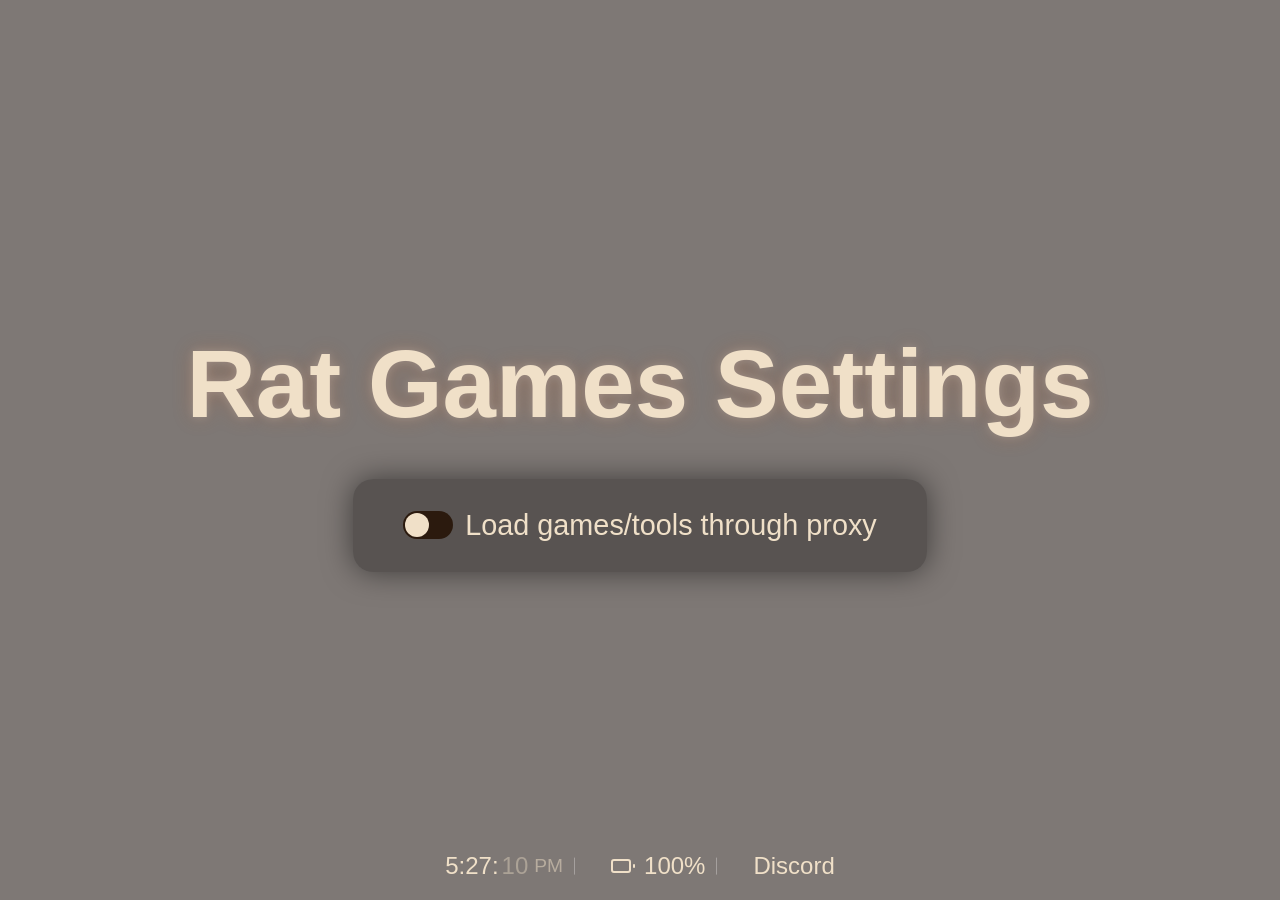
<file: app/settings.html>
<!DOCTYPE html>
<html lang="en">
<head>
<meta charset="utf-8" />
<meta name="viewport" content="width=device-width,initial-scale=1" />
<title>Rat Games Settings</title>
<style>
  /* Reset */
  * { margin:0; padding:0; box-sizing:border-box; font-family:'Segoe UI', Tahoma, Geneva, Verdana, sans-serif; }

  :root {
    --accent-color: #c0622f;
    --bg-dark: #1a1008;
    --glass-bg: rgba(255,235,200,0.05);
    --glass-border: rgba(255,235,200,0.12);
  }

  body{
    height:100vh;
    background: transparent;
    display:flex;
    justify-content:center;
    align-items:center;
    color:#f0e0c8;
    overflow:hidden;
    position:relative;
    flex-direction:column;
    gap:40px;
  }

  /* Warm overlay */
  body::before{
    content:'';
    position:fixed;
    inset:0;
    background:rgba(20,10,4,0.55);
    z-index:0;
    pointer-events:none;
  }

  /* Title */
  h1{
    font-size:6rem;
    font-weight:700;
    text-align:center;
    z-index:1;
    position:relative;
    animation:float 6s ease-in-out infinite;
    text-shadow:0 0 10px rgba(255,255,255,0.2),0 0 20px rgba(192,98,47,0.3);
  }
  @keyframes float{0%{transform:translateY(0)}50%{transform:translateY(-15px)}100%{transform:translateY(0)}}

  /* Settings container */
  .settings-container{
    z-index:1;
    position:relative;
    display:flex;
    flex-direction:column;
    align-items:center;
    gap:20px;
    background:rgba(0,0,0,0.3);
    padding:30px 50px;
    border-radius:20px;
    box-shadow:0 0 30px rgba(0,0,0,0.5);
  }

  label{
    display:flex;
    align-items:center;
    gap:12px;
    font-size:1.8rem;
    cursor:pointer;
    user-select:none;
  }

  /* Custom toggle */
  input[type="checkbox"]{
    appearance:none;
    width:50px;
    height:28px;
    background:#2b1a0e;
    border-radius:14px;
    position:relative;
    outline:none;
    cursor:pointer;
    transition:0.3s;
  }

  input[type="checkbox"]::before{
    content:'';
    position:absolute;
    top:2px;
    left:2px;
    width:24px;
    height:24px;
    background:#f0e0c8;
    border-radius:50%;
    transition:0.3s;
  }

  input[type="checkbox"]:checked{
    background:#c0622f;
  }
  input[type="checkbox"]:checked::before{
    transform: translateX(22px);
  }

  /* Footer */
  footer{
    position:absolute;
    bottom:20px;
    display:flex;
    gap:30px;
    font-size:1.5rem;
    align-items:center;
    z-index:1;
    flex-wrap:wrap;
    justify-content:center;
  }

  footer span{
    display:flex;
    align-items:center;
    position:relative;
    padding:0 6px;
  }

  footer > span:not(:last-child)::after{
    content:'';
    position:absolute;
    right:0;
    top:50%;
    transform:translateY(-50%);
    width:1px;
    height:60%;
    background:rgba(255,255,255,0.3);
  }

  a{ color:#f0e0c8; text-decoration:none }
  a:hover{ text-decoration:underline }

  /* Clock */
  #time{ display:flex; align-items:center; gap:2px; }
  .seconds{ color:rgba(240,224,200,0.4); font-weight:400; margin-left:-5px; }
  .ampm{ color:rgba(240,224,200,0.5); font-size:0.8em; margin-left:-8px; }

  /* Battery */
  .battery{ display:flex; align-items:center; gap:3px; }
  .battery svg{ width:24px; height:24px; stroke:#f0e0c8; }

  @media (max-width:600px){
    footer{ flex-direction:column; gap:12px; bottom:10px; font-size:1.1rem }
    footer span:not(:last-child)::after{ display:none }
    h1{ font-size:4rem }
    .settings-container{ padding:20px 30px }
    label{ font-size:1.4rem; gap:8px }
    input[type="checkbox"]{ width:40px; height:22px }
    input[type="checkbox"]::before{ width:18px; height:18px }
  }
</style>
</head>
<body>
  <h1>Rat Games Settings</h1>

  <div class="settings-container">
    <label>
      <input type="checkbox" id="proxy-toggle">
      Load games/tools through proxy
    </label>
  </div>

  <footer>
    <span id="time">--:<span class="seconds">--</span><span class="ampm">--</span></span>

    <span class="battery">
      <svg viewBox="0 0 24 24" fill="none" stroke="currentColor" stroke-width="2" stroke-linecap="round" stroke-linejoin="round" aria-hidden="true">
        <rect x="1" y="6" width="18" height="12" rx="2" ry="2"></rect>
        <line x1="23" y1="13" x2="23" y2="11"></line>
      </svg>
      <span id="battery-text">--%</span>
    </span>

    <span><a href="https://discord.gg/6Sp3DJMvCU" target="_blank" rel="noopener">Discord</a></span>
  </footer>

<script>
  // Load saved proxy setting
  const checkbox = document.getElementById('proxy-toggle');
  checkbox.checked = localStorage.getItem('useProxy') === 'true';

  // Save setting on toggle
  checkbox.addEventListener('change', () => {
    localStorage.setItem('useProxy', checkbox.checked);
    alert(`Proxy setting ${checkbox.checked ? 'enabled' : 'disabled'}`);
  });

  // Clock with 12-hour format and AM/PM
  function updateTime(){
    const now = new Date();
    let hh = now.getHours();
    const ampm = hh >= 12 ? 'PM' : 'AM';
    hh = hh % 12 || 12;
    const mm = String(now.getMinutes()).padStart(2,'0');
    const ss = String(now.getSeconds()).padStart(2,'0');
    document.getElementById('time').innerHTML = `${hh}:${mm}:<span class="seconds">${ss}</span><span class="ampm">${ampm}</span>`;
  }
  setInterval(updateTime,1000);
  updateTime();

  // Battery percentage
  const batteryText = document.getElementById('battery-text');
  if (navigator.getBattery){
    navigator.getBattery().then(b => {
      function upd(){ batteryText.textContent = `${Math.round(b.level*100)}%`; }
      b.addEventListener('levelchange', upd);
      b.addEventListener('chargingchange', upd);
      upd();
    });
  } else { batteryText.textContent='N/A'; }
</script>
</body>
</html>
</file>
